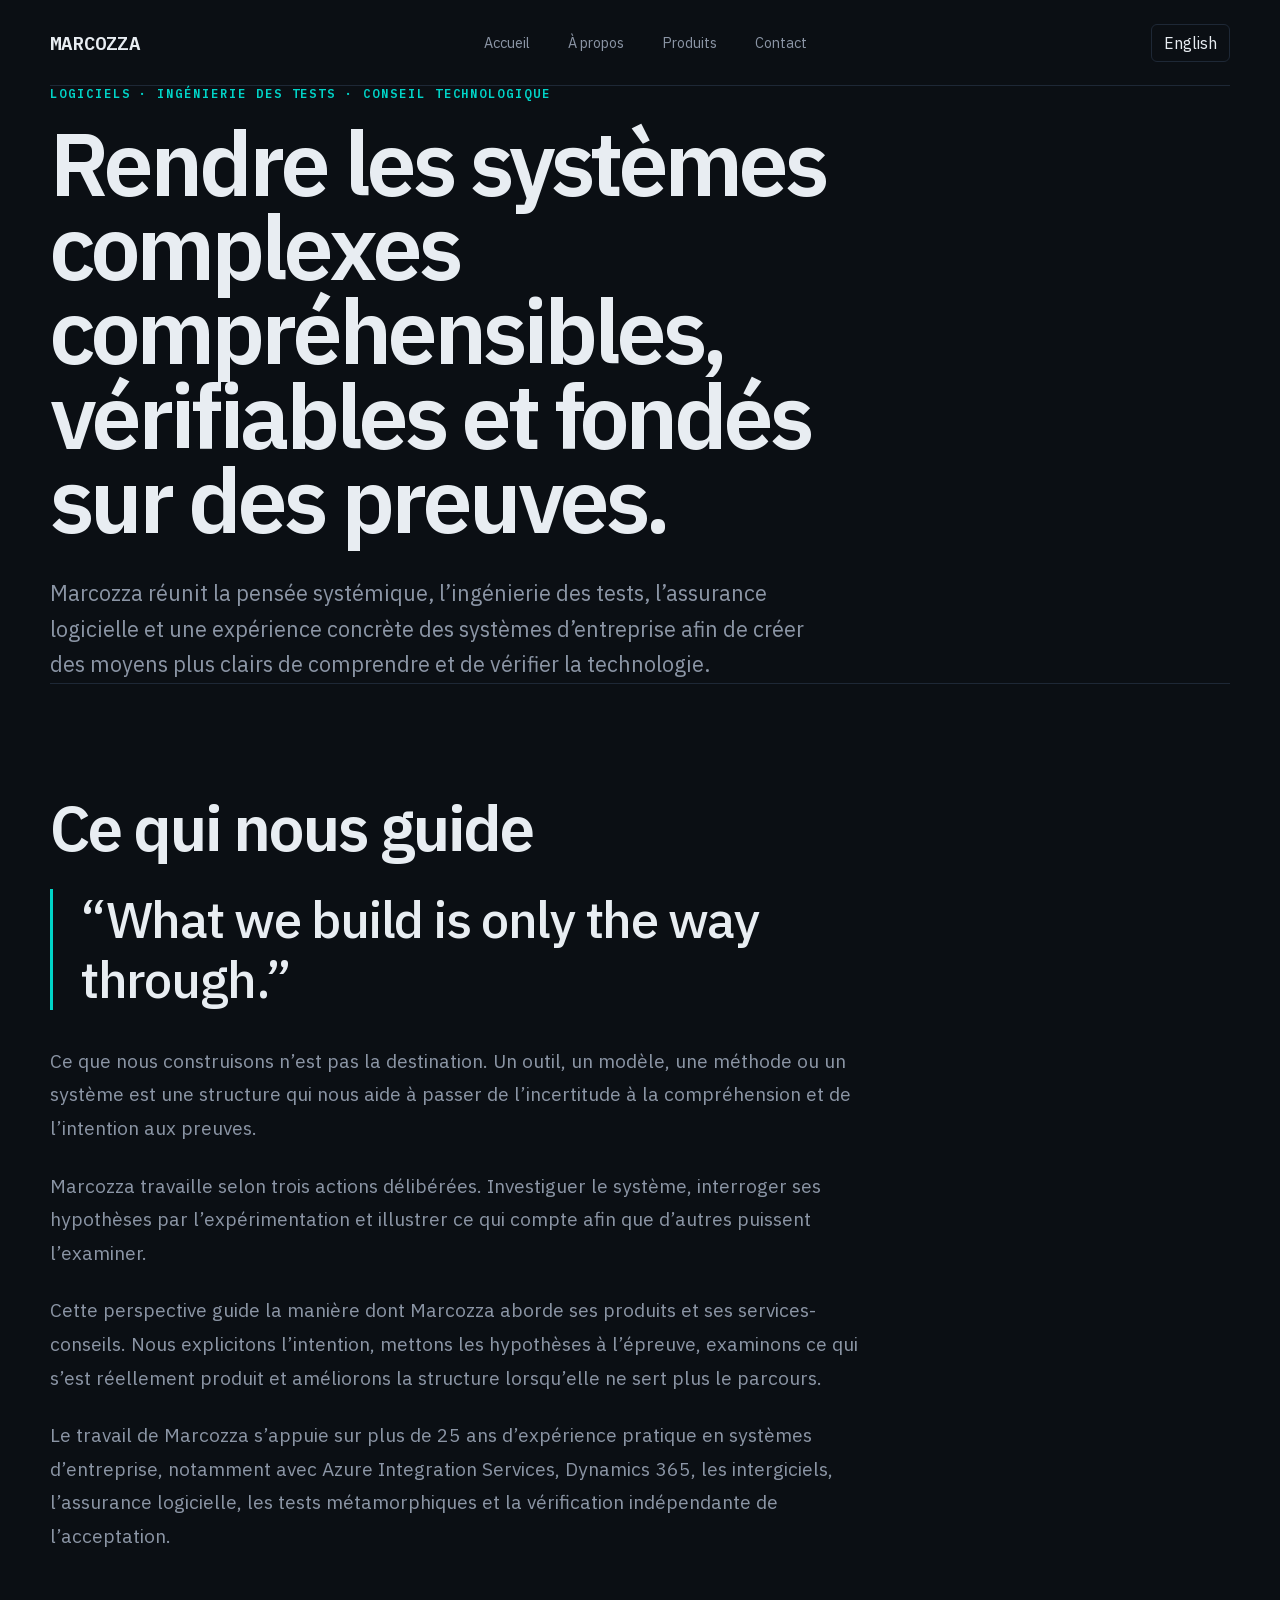
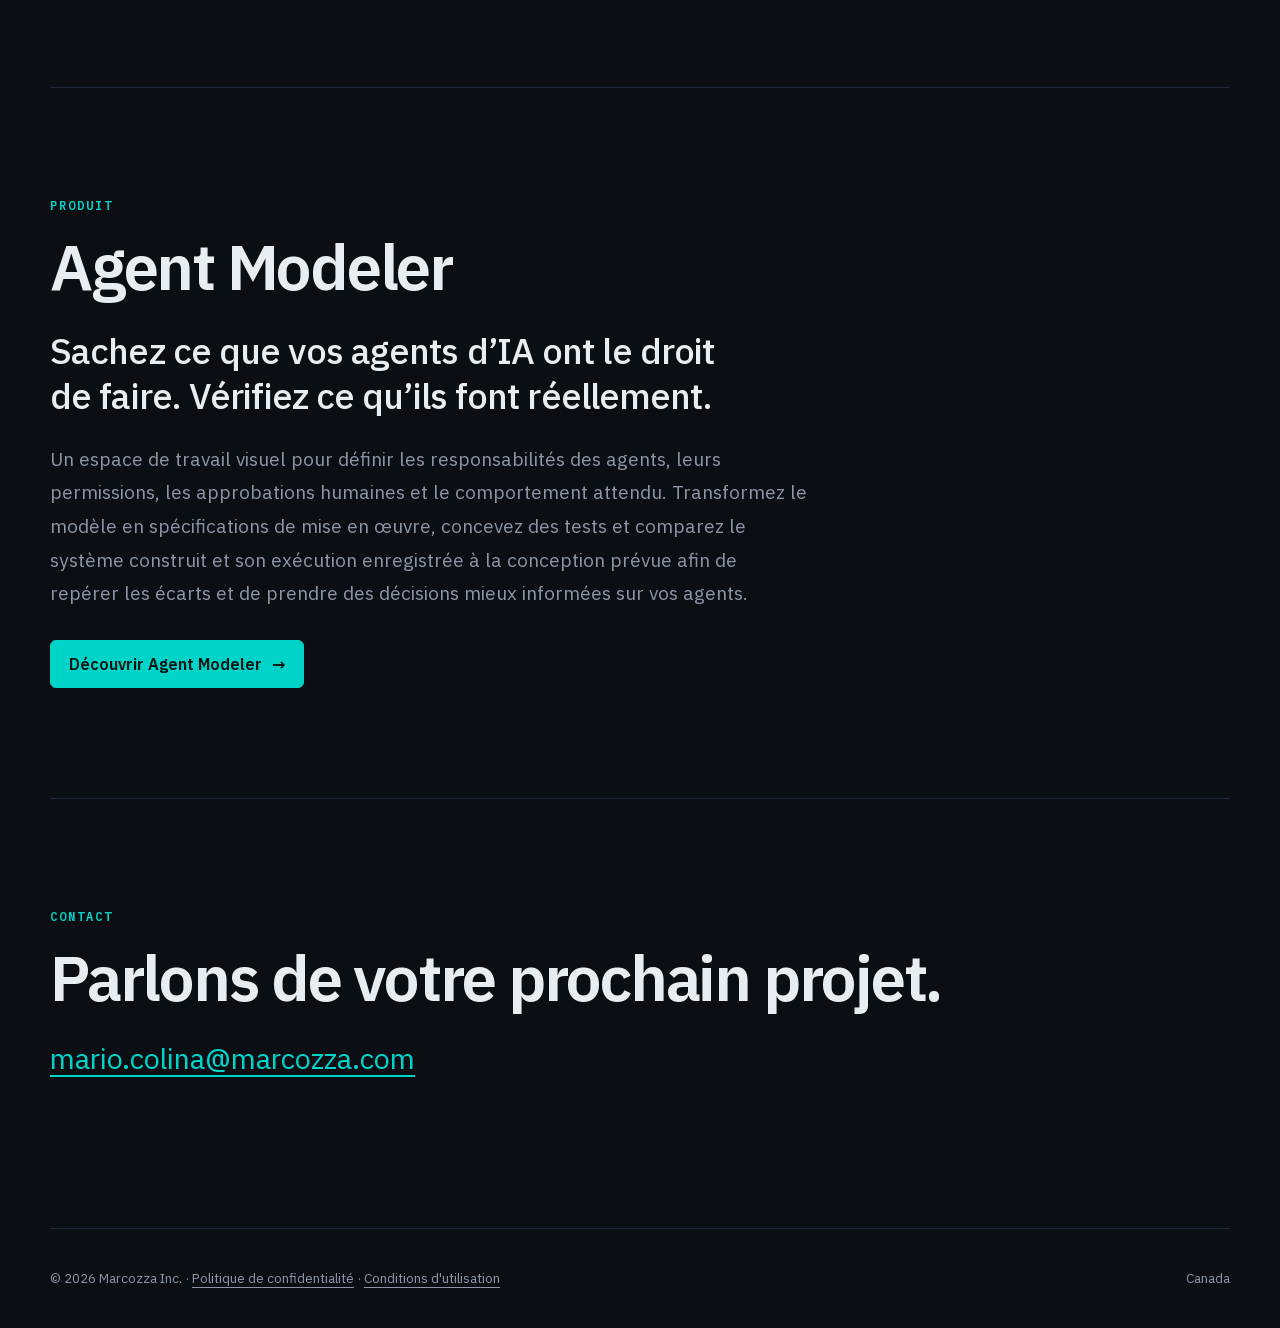
<file: index.html>
<!doctype html>
<html lang="fr">
  <head>
    <meta charset="UTF-8" />
    <meta name="viewport" content="width=device-width, initial-scale=1" />
    <meta name="description" content="Marcozza est une entreprise logicielle indépendante qui applique la pensée systémique, l’ingénierie des tests et l’assurance logicielle aux systèmes technologiques complexes." />
    <meta name="theme-color" content="#0b0f14" />
    <meta property="og:title" content="Marcozza Inc. | Développement de produits logiciels et services-conseils technologiques" />
    <meta property="og:description" content="Rendre les systèmes complexes compréhensibles, vérifiables et fondés sur des preuves." />
    <meta property="og:type" content="website" />
    <meta property="og:url" content="https://marcozza.com/" />
    <link rel="canonical" href="https://marcozza.com/" />
    <link rel="alternate" hreflang="fr" href="https://marcozza.com/" />
    <link rel="alternate" hreflang="en" href="https://marcozza.com/en.html" />
    <link rel="alternate" hreflang="x-default" href="https://marcozza.com/" />
    <link rel="stylesheet" href="fonts/fonts.css" />
    <link rel="stylesheet" href="styles.css?v=ec8148b370d4" />
    <title>Marcozza Inc. | Développement de produits logiciels et services-conseils technologiques</title>
  </head>
  <body>
    <a class="skip-link" href="#contenu">Aller au contenu</a>
    <header class="site-header">
      <a class="wordmark" href="/" aria-label="Accueil Marcozza">MARCOZZA</a>
      <nav class="site-nav" aria-label="Navigation principale">
        <a href="#accueil">Accueil</a>
        <a href="#apropos">À propos</a>
        <a href="#produits">Produits</a>
        <a href="#contact">Contact</a>
      </nav>
      <a class="language-link" href="en.html" lang="en" hreflang="en">English</a>
    </header>
    <main id="contenu">
      <section class="hero" id="accueil">
        <p class="eyebrow">Logiciels · ingénierie des tests · conseil technologique</p>
        <h1>Rendre les systèmes complexes compréhensibles, vérifiables et fondés sur des preuves.</h1>
        <p class="hero-copy">Marcozza réunit la pensée systémique, l’ingénierie des tests, l’assurance logicielle et une expérience concrète des systèmes d’entreprise afin de créer des moyens plus clairs de comprendre et de vérifier la technologie.</p>
      </section>
      <section class="profile" aria-labelledby="apropos">
        <div class="profile-copy">
          <h2 id="apropos">Ce qui nous guide</h2>
          <blockquote class="philosophy"><p lang="en">“What we build is only the way through.”</p></blockquote>
          <p>Ce que nous construisons n’est pas la destination. Un outil, un modèle, une méthode ou un système est une structure qui nous aide à passer de l’incertitude à la compréhension et de l’intention aux preuves.</p>
          <p>Marcozza travaille selon trois actions délibérées. Investiguer le système, interroger ses hypothèses par l’expérimentation et illustrer ce qui compte afin que d’autres puissent l’examiner.</p>
          <p>Cette perspective guide la manière dont Marcozza aborde ses produits et ses services-conseils. Nous explicitons l’intention, mettons les hypothèses à l’épreuve, examinons ce qui s’est réellement produit et améliorons la structure lorsqu’elle ne sert plus le parcours.</p>
          <p>Le travail de Marcozza s’appuie sur plus de 25 ans d’expérience pratique en systèmes d’entreprise, notamment avec Azure Integration Services, Dynamics 365, les intergiciels, l’assurance logicielle, les tests métamorphiques et la vérification indépendante de l’acceptation.</p>
        </div>
      </section>
      <section class="products" id="produits" aria-labelledby="titre-produits">
        <article class="product-card">
          <p class="eyebrow">Produit</p>
          <h2 id="titre-produits">Agent Modeler</h2>
          <h3 class="product-promise">Sachez ce que vos agents d’IA ont le droit de faire. Vérifiez ce qu’ils font réellement.</h3>
          <p>Un espace de travail visuel pour définir les responsabilités des agents, leurs permissions, les approbations humaines et le comportement attendu. Transformez le modèle en spécifications de mise en œuvre, concevez des tests et comparez le système construit et son exécution enregistrée à la conception prévue afin de repérer les écarts et de prendre des décisions mieux informées sur vos agents.</p>
          <a class="product-link" href="https://agentmodeler.com/fr/">Découvrir Agent Modeler <span aria-hidden="true">→</span></a>
        </article>
      </section>
      <section class="contact" aria-labelledby="contact">
        <div>
          <p class="eyebrow">Contact</p>
          <h2 id="contact">Parlons de votre prochain projet.</h2>
          <a class="email" href="mailto:mario.colina@marcozza.com">mario.colina@marcozza.com</a>
        </div>
      </section>
    </main>
    <footer>
      <span>© <span id="year">2026</span> Marcozza Inc. · <a href="confidentialite.html">Politique de confidentialité</a> · <a href="conditions.html">Conditions d'utilisation</a></span>
      <span>Canada</span>
    </footer>
    <script src="site.js"></script>
  </body>
</html>
</file>
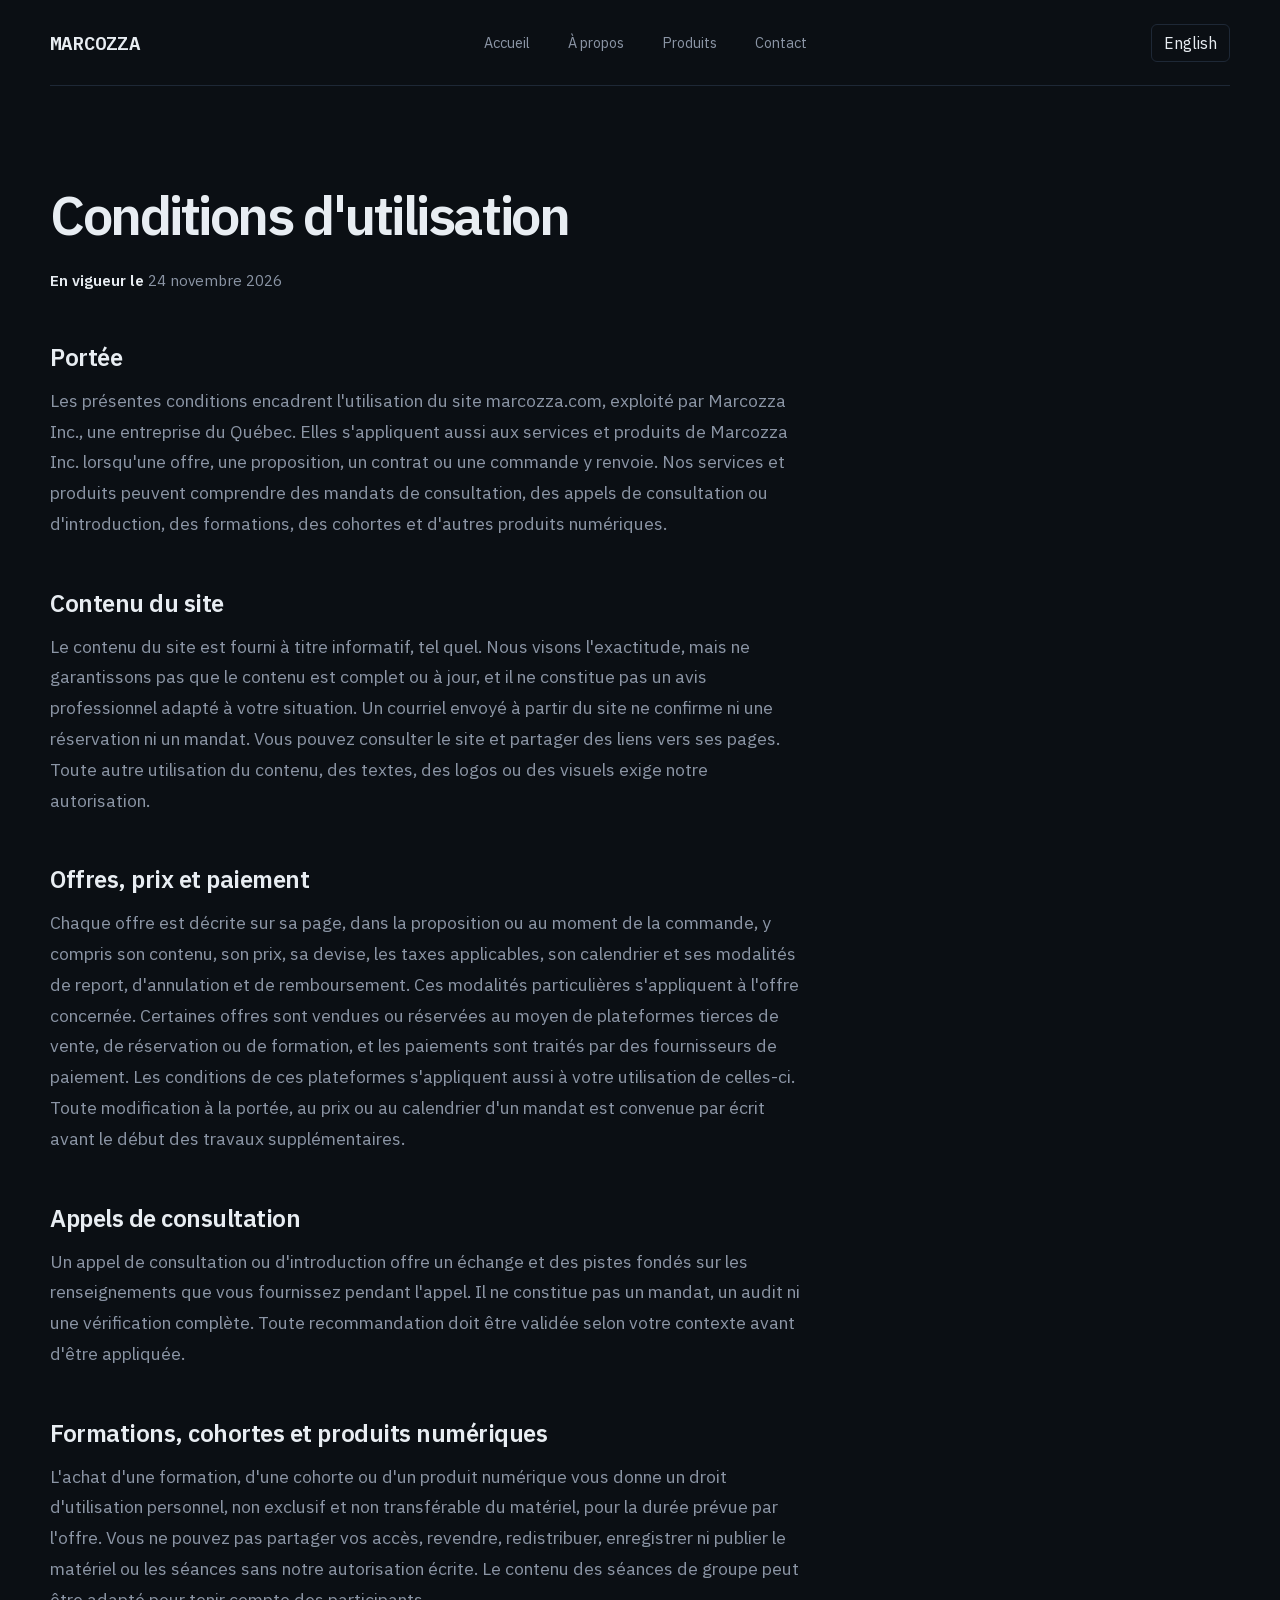
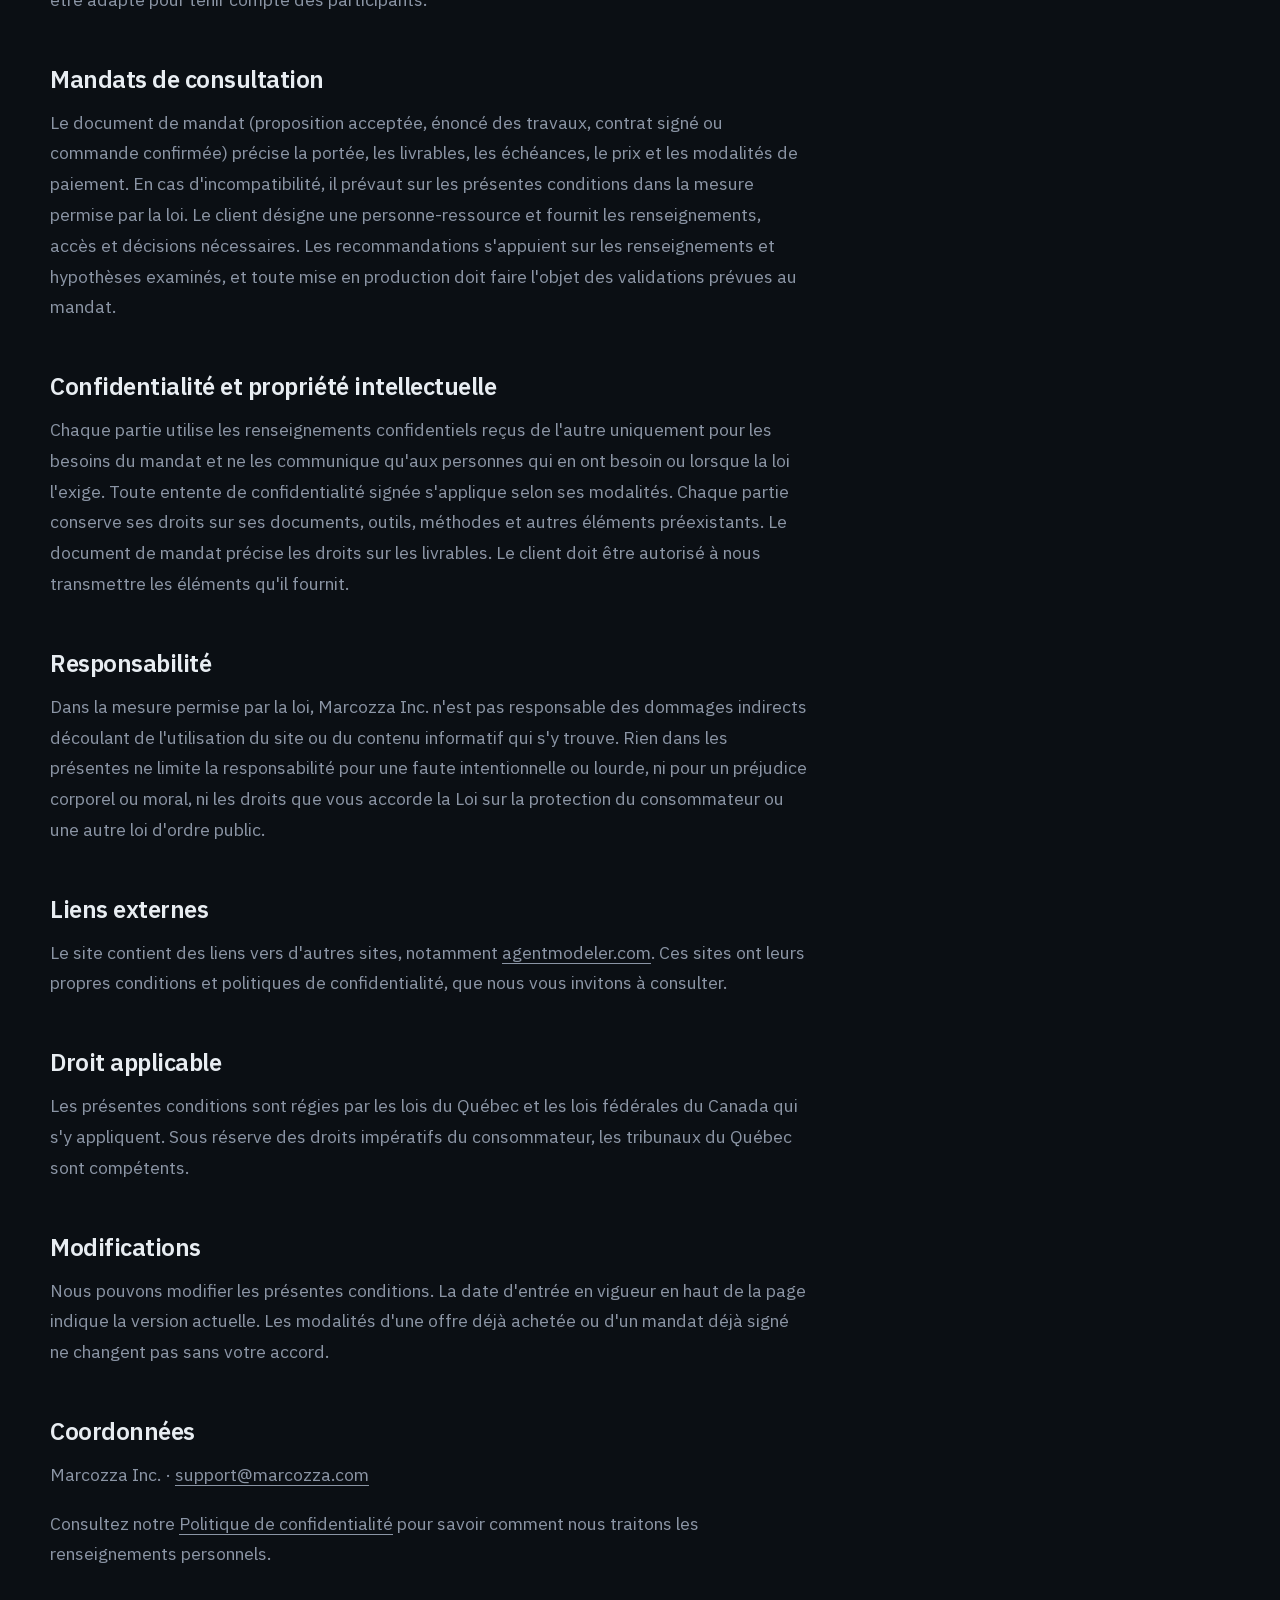
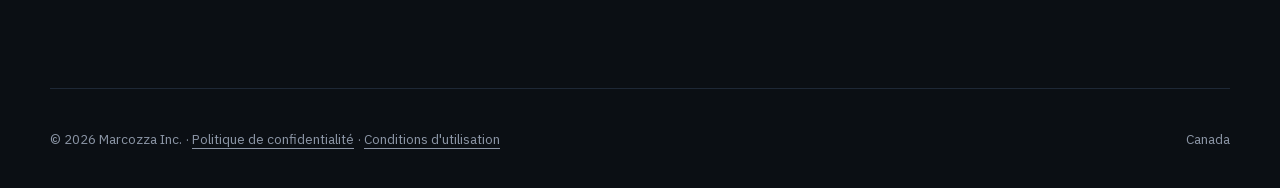
<file: conditions.html>
<!doctype html>
<html lang="fr">
  <head>
    <meta charset="UTF-8" />
    <meta name="viewport" content="width=device-width, initial-scale=1" />
    <meta name="description" content="Conditions d'utilisation du site marcozza.com et des services et produits de Marcozza Inc." />
    <meta name="theme-color" content="#0b0f14" />
    <meta property="og:title" content="Marcozza Inc. | Conditions d'utilisation" />
    <meta property="og:description" content="Conditions d'utilisation du site marcozza.com et des services et produits de Marcozza Inc." />
    <meta property="og:type" content="website" />
    <meta property="og:url" content="https://marcozza.com/conditions.html" />
    <link rel="canonical" href="https://marcozza.com/conditions.html" />
    <link rel="alternate" hreflang="fr" href="https://marcozza.com/conditions.html" />
    <link rel="alternate" hreflang="en" href="https://marcozza.com/terms.html" />
    <link rel="alternate" hreflang="x-default" href="https://marcozza.com/conditions.html" />
    <link rel="stylesheet" href="fonts/fonts.css" />
    <link rel="stylesheet" href="styles.css?v=ec8148b370d4" />
    <title>Marcozza Inc. | Conditions d'utilisation</title>
  </head>
  <body>
    <a class="skip-link" href="#contenu">Aller au contenu</a>
    <header class="site-header">
      <a class="wordmark" href="/" aria-label="Accueil Marcozza">MARCOZZA</a>
      <nav class="site-nav" aria-label="Navigation principale">
        <a href="index.html#accueil">Accueil</a>
        <a href="index.html#apropos">À propos</a>
        <a href="index.html#produits">Produits</a>
        <a href="index.html#contact">Contact</a>
      </nav>
      <a class="language-link" href="terms.html" lang="en" hreflang="en">English</a>
    </header>
    <main id="contenu">
      <article class="legal">
        <h1>Conditions d'utilisation</h1>
        <p class="legal-effective"><strong>En vigueur le</strong> 24 novembre 2026</p>

        <h2>Portée</h2>
        <p>Les présentes conditions encadrent l'utilisation du site marcozza.com, exploité par Marcozza Inc., une entreprise du Québec. Elles s'appliquent aussi aux services et produits de Marcozza Inc. lorsqu'une offre, une proposition, un contrat ou une commande y renvoie. Nos services et produits peuvent comprendre des mandats de consultation, des appels de consultation ou d'introduction, des formations, des cohortes et d'autres produits numériques.</p>

        <h2>Contenu du site</h2>
        <p>Le contenu du site est fourni à titre informatif, tel quel. Nous visons l'exactitude, mais ne garantissons pas que le contenu est complet ou à jour, et il ne constitue pas un avis professionnel adapté à votre situation. Un courriel envoyé à partir du site ne confirme ni une réservation ni un mandat. Vous pouvez consulter le site et partager des liens vers ses pages. Toute autre utilisation du contenu, des textes, des logos ou des visuels exige notre autorisation.</p>

        <h2>Offres, prix et paiement</h2>
        <p>Chaque offre est décrite sur sa page, dans la proposition ou au moment de la commande, y compris son contenu, son prix, sa devise, les taxes applicables, son calendrier et ses modalités de report, d'annulation et de remboursement. Ces modalités particulières s'appliquent à l'offre concernée. Certaines offres sont vendues ou réservées au moyen de plateformes tierces de vente, de réservation ou de formation, et les paiements sont traités par des fournisseurs de paiement. Les conditions de ces plateformes s'appliquent aussi à votre utilisation de celles-ci. Toute modification à la portée, au prix ou au calendrier d'un mandat est convenue par écrit avant le début des travaux supplémentaires.</p>

        <h2>Appels de consultation</h2>
        <p>Un appel de consultation ou d'introduction offre un échange et des pistes fondés sur les renseignements que vous fournissez pendant l'appel. Il ne constitue pas un mandat, un audit ni une vérification complète. Toute recommandation doit être validée selon votre contexte avant d'être appliquée.</p>

        <h2>Formations, cohortes et produits numériques</h2>
        <p>L'achat d'une formation, d'une cohorte ou d'un produit numérique vous donne un droit d'utilisation personnel, non exclusif et non transférable du matériel, pour la durée prévue par l'offre. Vous ne pouvez pas partager vos accès, revendre, redistribuer, enregistrer ni publier le matériel ou les séances sans notre autorisation écrite. Le contenu des séances de groupe peut être adapté pour tenir compte des participants.</p>

        <h2>Mandats de consultation</h2>
        <p>Le document de mandat (proposition acceptée, énoncé des travaux, contrat signé ou commande confirmée) précise la portée, les livrables, les échéances, le prix et les modalités de paiement. En cas d'incompatibilité, il prévaut sur les présentes conditions dans la mesure permise par la loi. Le client désigne une personne-ressource et fournit les renseignements, accès et décisions nécessaires. Les recommandations s'appuient sur les renseignements et hypothèses examinés, et toute mise en production doit faire l'objet des validations prévues au mandat.</p>

        <h2>Confidentialité et propriété intellectuelle</h2>
        <p>Chaque partie utilise les renseignements confidentiels reçus de l'autre uniquement pour les besoins du mandat et ne les communique qu'aux personnes qui en ont besoin ou lorsque la loi l'exige. Toute entente de confidentialité signée s'applique selon ses modalités. Chaque partie conserve ses droits sur ses documents, outils, méthodes et autres éléments préexistants. Le document de mandat précise les droits sur les livrables. Le client doit être autorisé à nous transmettre les éléments qu'il fournit.</p>

        <h2>Responsabilité</h2>
        <p>Dans la mesure permise par la loi, Marcozza Inc. n'est pas responsable des dommages indirects découlant de l'utilisation du site ou du contenu informatif qui s'y trouve. Rien dans les présentes ne limite la responsabilité pour une faute intentionnelle ou lourde, ni pour un préjudice corporel ou moral, ni les droits que vous accorde la Loi sur la protection du consommateur ou une autre loi d'ordre public.</p>

        <h2>Liens externes</h2>
        <p>Le site contient des liens vers d'autres sites, notamment <a href="https://agentmodeler.com/fr/">agentmodeler.com</a>. Ces sites ont leurs propres conditions et politiques de confidentialité, que nous vous invitons à consulter.</p>

        <h2>Droit applicable</h2>
        <p>Les présentes conditions sont régies par les lois du Québec et les lois fédérales du Canada qui s'y appliquent. Sous réserve des droits impératifs du consommateur, les tribunaux du Québec sont compétents.</p>

        <h2>Modifications</h2>
        <p>Nous pouvons modifier les présentes conditions. La date d'entrée en vigueur en haut de la page indique la version actuelle. Les modalités d'une offre déjà achetée ou d'un mandat déjà signé ne changent pas sans votre accord.</p>

        <h2>Coordonnées</h2>
        <p>Marcozza Inc. · <a href="mailto:support@marcozza.com">support@marcozza.com</a></p>

        <p>Consultez notre <a href="confidentialite.html">Politique de confidentialité</a> pour savoir comment nous traitons les renseignements personnels.</p>
      </article>
    </main>
    <footer>
      <span>© <span id="year">2026</span> Marcozza Inc. · <a href="confidentialite.html">Politique de confidentialité</a> · <a href="conditions.html" aria-current="page">Conditions d'utilisation</a></span>
      <span>Canada</span>
    </footer>
    <script src="site.js"></script>
  </body>
</html>
</file>
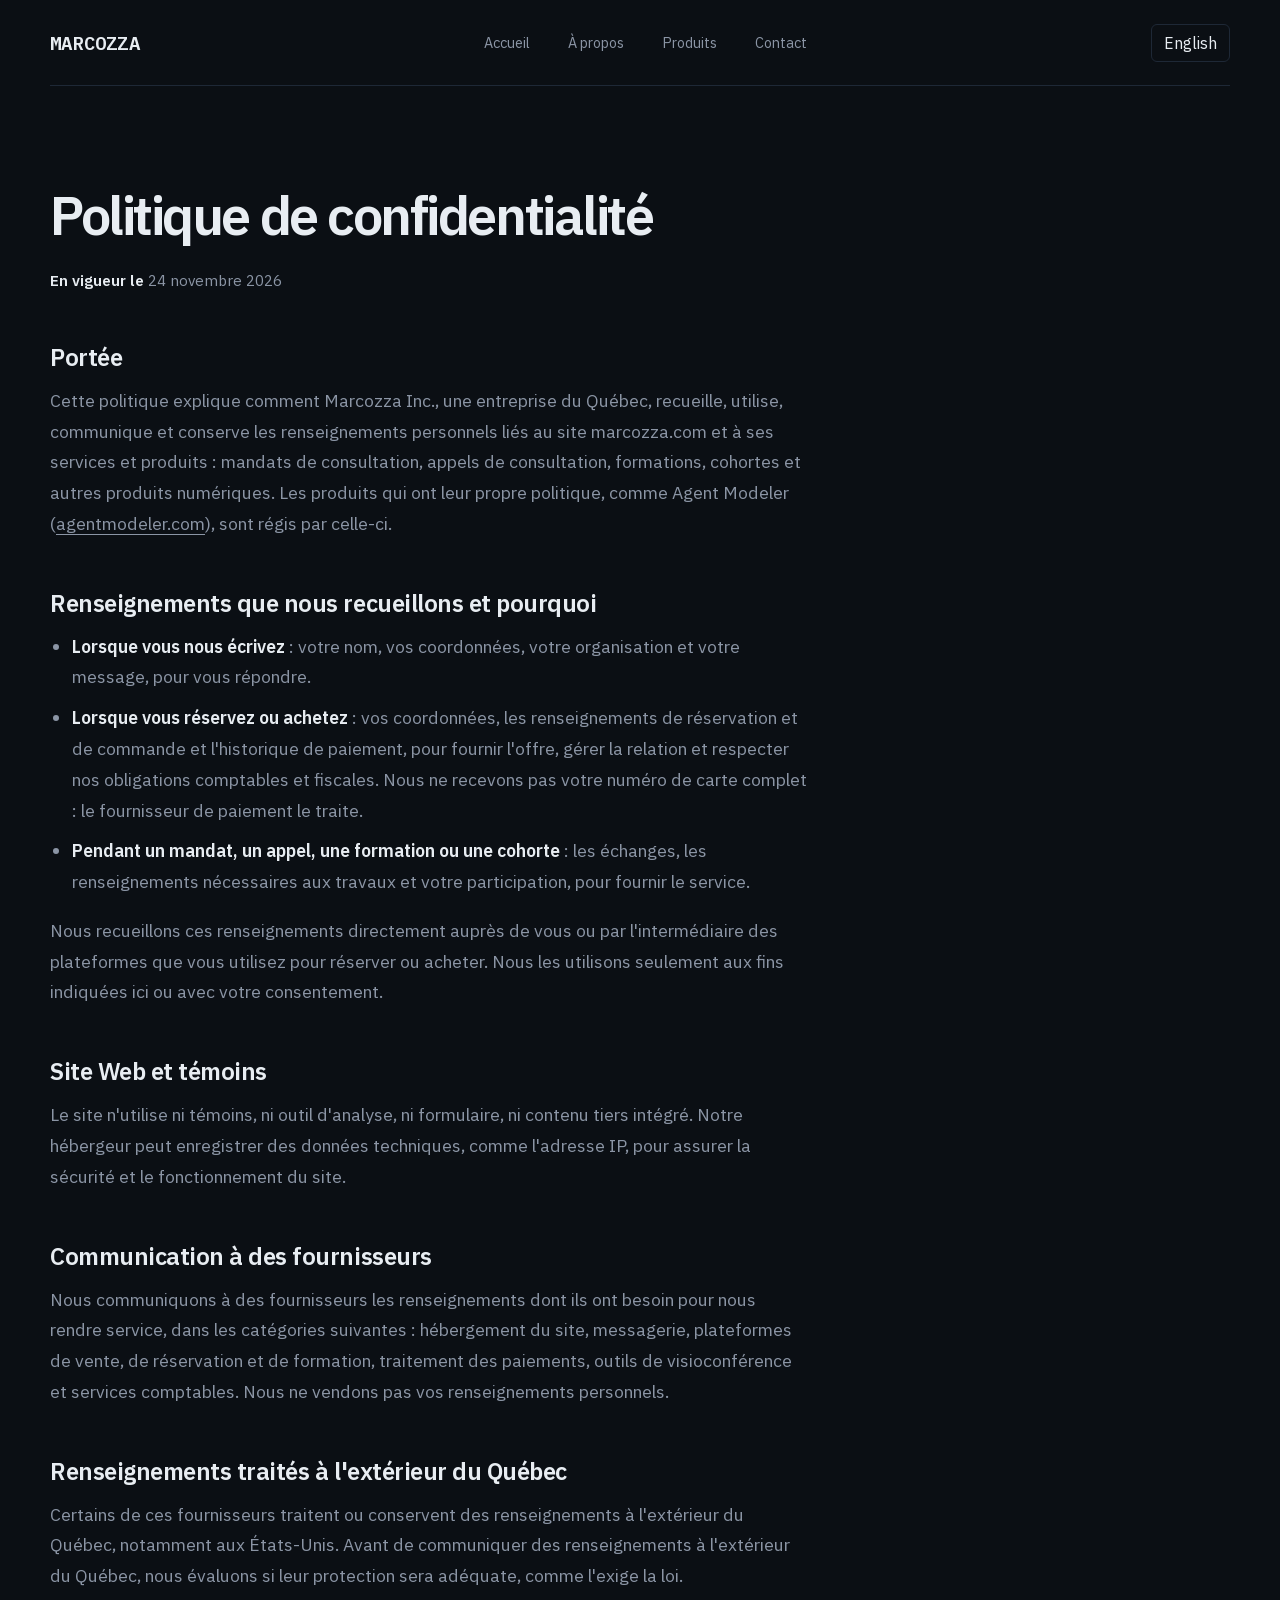
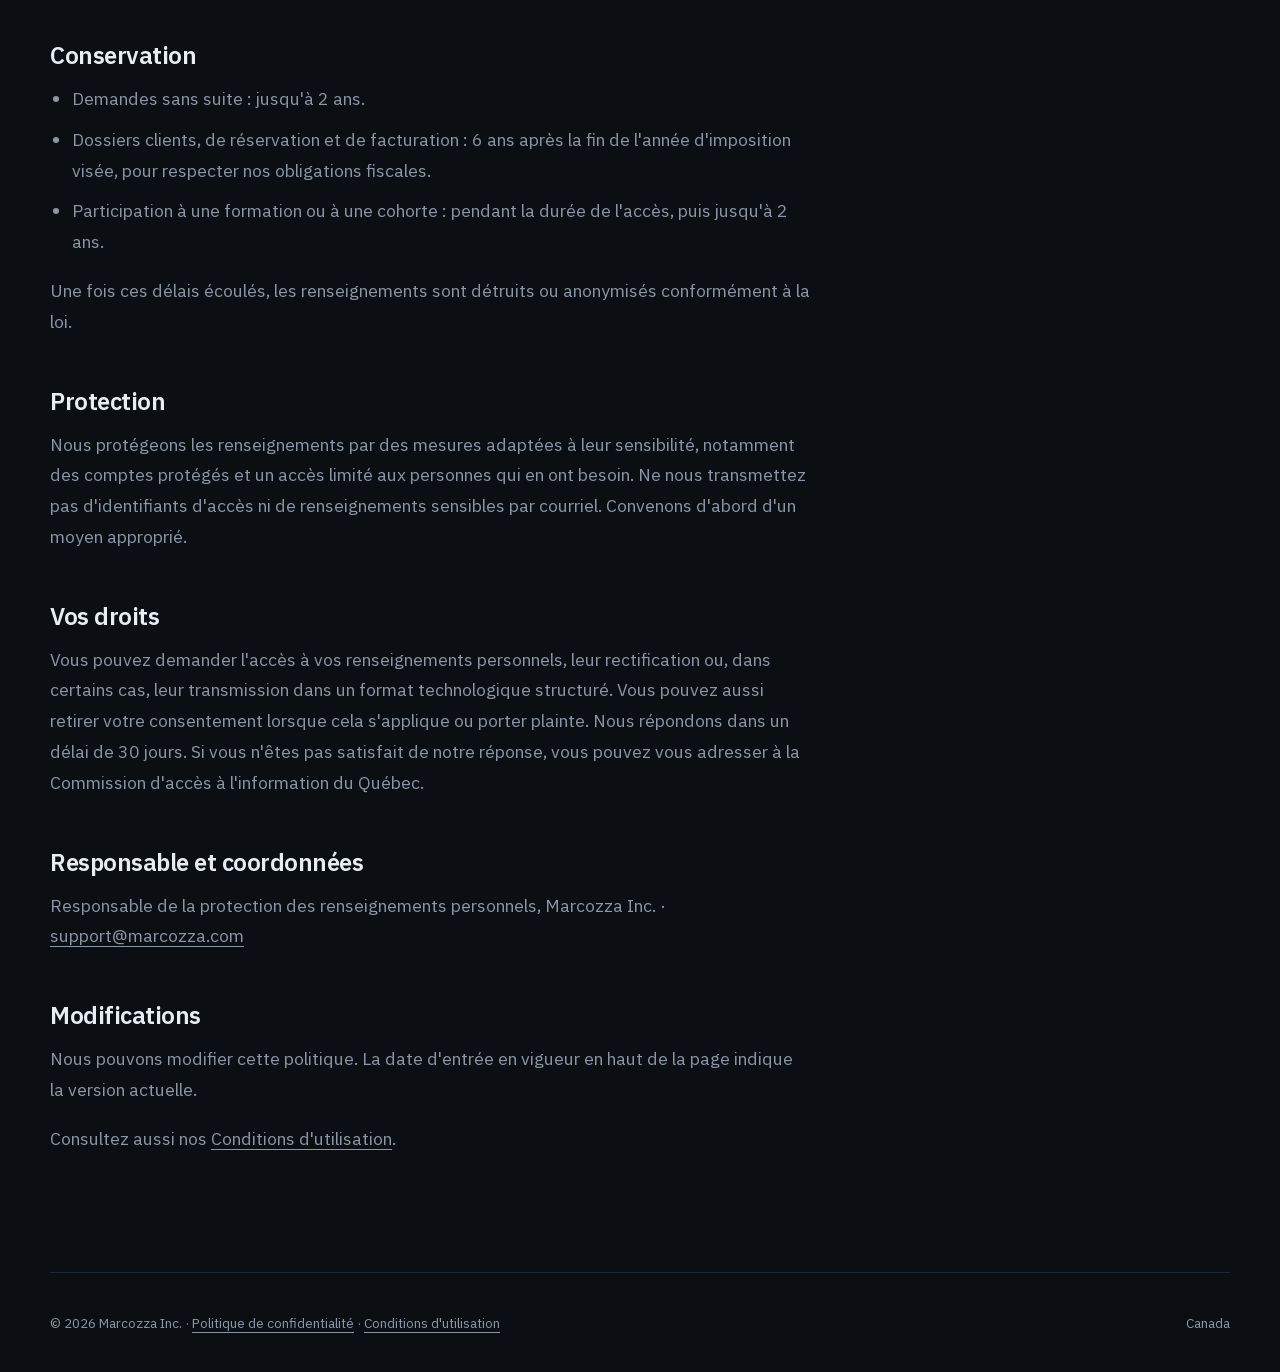
<file: confidentialite.html>
<!doctype html>
<html lang="fr">
  <head>
    <meta charset="UTF-8" />
    <meta name="viewport" content="width=device-width, initial-scale=1" />
    <meta name="description" content="Politique de confidentialité de Marcozza Inc. : comment nous traitons les renseignements personnels liés au site marcozza.com et à nos services et produits." />
    <meta name="theme-color" content="#0b0f14" />
    <meta property="og:title" content="Marcozza Inc. | Politique de confidentialité" />
    <meta property="og:description" content="Politique de confidentialité de Marcozza Inc. : comment nous traitons les renseignements personnels liés au site marcozza.com et à nos services et produits." />
    <meta property="og:type" content="website" />
    <meta property="og:url" content="https://marcozza.com/confidentialite.html" />
    <link rel="canonical" href="https://marcozza.com/confidentialite.html" />
    <link rel="alternate" hreflang="fr" href="https://marcozza.com/confidentialite.html" />
    <link rel="alternate" hreflang="en" href="https://marcozza.com/privacy.html" />
    <link rel="alternate" hreflang="x-default" href="https://marcozza.com/confidentialite.html" />
    <link rel="stylesheet" href="fonts/fonts.css" />
    <link rel="stylesheet" href="styles.css?v=ec8148b370d4" />
    <title>Marcozza Inc. | Politique de confidentialité</title>
  </head>
  <body>
    <a class="skip-link" href="#contenu">Aller au contenu</a>
    <header class="site-header">
      <a class="wordmark" href="/" aria-label="Accueil Marcozza">MARCOZZA</a>
      <nav class="site-nav" aria-label="Navigation principale">
        <a href="index.html#accueil">Accueil</a>
        <a href="index.html#apropos">À propos</a>
        <a href="index.html#produits">Produits</a>
        <a href="index.html#contact">Contact</a>
      </nav>
      <a class="language-link" href="privacy.html" lang="en" hreflang="en">English</a>
    </header>
    <main id="contenu">
      <article class="legal">
        <h1>Politique de confidentialité</h1>
        <p class="legal-effective"><strong>En vigueur le</strong> 24 novembre 2026</p>

        <h2>Portée</h2>
        <p>Cette politique explique comment Marcozza Inc., une entreprise du Québec, recueille, utilise, communique et conserve les renseignements personnels liés au site marcozza.com et à ses services et produits : mandats de consultation, appels de consultation, formations, cohortes et autres produits numériques. Les produits qui ont leur propre politique, comme Agent Modeler (<a href="https://agentmodeler.com/fr/">agentmodeler.com</a>), sont régis par celle-ci.</p>

        <h2>Renseignements que nous recueillons et pourquoi</h2>
        <ul>
          <li><strong>Lorsque vous nous écrivez</strong> : votre nom, vos coordonnées, votre organisation et votre message, pour vous répondre.</li>
          <li><strong>Lorsque vous réservez ou achetez</strong> : vos coordonnées, les renseignements de réservation et de commande et l'historique de paiement, pour fournir l'offre, gérer la relation et respecter nos obligations comptables et fiscales. Nous ne recevons pas votre numéro de carte complet : le fournisseur de paiement le traite.</li>
          <li><strong>Pendant un mandat, un appel, une formation ou une cohorte</strong> : les échanges, les renseignements nécessaires aux travaux et votre participation, pour fournir le service.</li>
        </ul>

        <p>Nous recueillons ces renseignements directement auprès de vous ou par l'intermédiaire des plateformes que vous utilisez pour réserver ou acheter. Nous les utilisons seulement aux fins indiquées ici ou avec votre consentement.</p>

        <h2>Site Web et témoins</h2>
        <p>Le site n'utilise ni témoins, ni outil d'analyse, ni formulaire, ni contenu tiers intégré. Notre hébergeur peut enregistrer des données techniques, comme l'adresse IP, pour assurer la sécurité et le fonctionnement du site.</p>

        <h2>Communication à des fournisseurs</h2>
        <p>Nous communiquons à des fournisseurs les renseignements dont ils ont besoin pour nous rendre service, dans les catégories suivantes : hébergement du site, messagerie, plateformes de vente, de réservation et de formation, traitement des paiements, outils de visioconférence et services comptables. Nous ne vendons pas vos renseignements personnels.</p>

        <h2>Renseignements traités à l'extérieur du Québec</h2>
        <p>Certains de ces fournisseurs traitent ou conservent des renseignements à l'extérieur du Québec, notamment aux États-Unis. Avant de communiquer des renseignements à l'extérieur du Québec, nous évaluons si leur protection sera adéquate, comme l'exige la loi.</p>

        <h2>Conservation</h2>
        <ul>
          <li>Demandes sans suite : jusqu'à 2 ans.</li>
          <li>Dossiers clients, de réservation et de facturation : 6 ans après la fin de l'année d'imposition visée, pour respecter nos obligations fiscales.</li>
          <li>Participation à une formation ou à une cohorte : pendant la durée de l'accès, puis jusqu'à 2 ans.</li>
        </ul>

        <p>Une fois ces délais écoulés, les renseignements sont détruits ou anonymisés conformément à la loi.</p>

        <h2>Protection</h2>
        <p>Nous protégeons les renseignements par des mesures adaptées à leur sensibilité, notamment des comptes protégés et un accès limité aux personnes qui en ont besoin. Ne nous transmettez pas d'identifiants d'accès ni de renseignements sensibles par courriel. Convenons d'abord d'un moyen approprié.</p>

        <h2>Vos droits</h2>
        <p>Vous pouvez demander l'accès à vos renseignements personnels, leur rectification ou, dans certains cas, leur transmission dans un format technologique structuré. Vous pouvez aussi retirer votre consentement lorsque cela s'applique ou porter plainte. Nous répondons dans un délai de 30 jours. Si vous n'êtes pas satisfait de notre réponse, vous pouvez vous adresser à la Commission d'accès à l'information du Québec.</p>

        <h2>Responsable et coordonnées</h2>
        <p>Responsable de la protection des renseignements personnels, Marcozza Inc. · <a href="mailto:support@marcozza.com">support@marcozza.com</a></p>

        <h2>Modifications</h2>
        <p>Nous pouvons modifier cette politique. La date d'entrée en vigueur en haut de la page indique la version actuelle.</p>

        <p>Consultez aussi nos <a href="conditions.html">Conditions d'utilisation</a>.</p>
      </article>
    </main>
    <footer>
      <span>© <span id="year">2026</span> Marcozza Inc. · <a href="confidentialite.html" aria-current="page">Politique de confidentialité</a> · <a href="conditions.html">Conditions d'utilisation</a></span>
      <span>Canada</span>
    </footer>
    <script src="site.js"></script>
  </body>
</html>
</file>
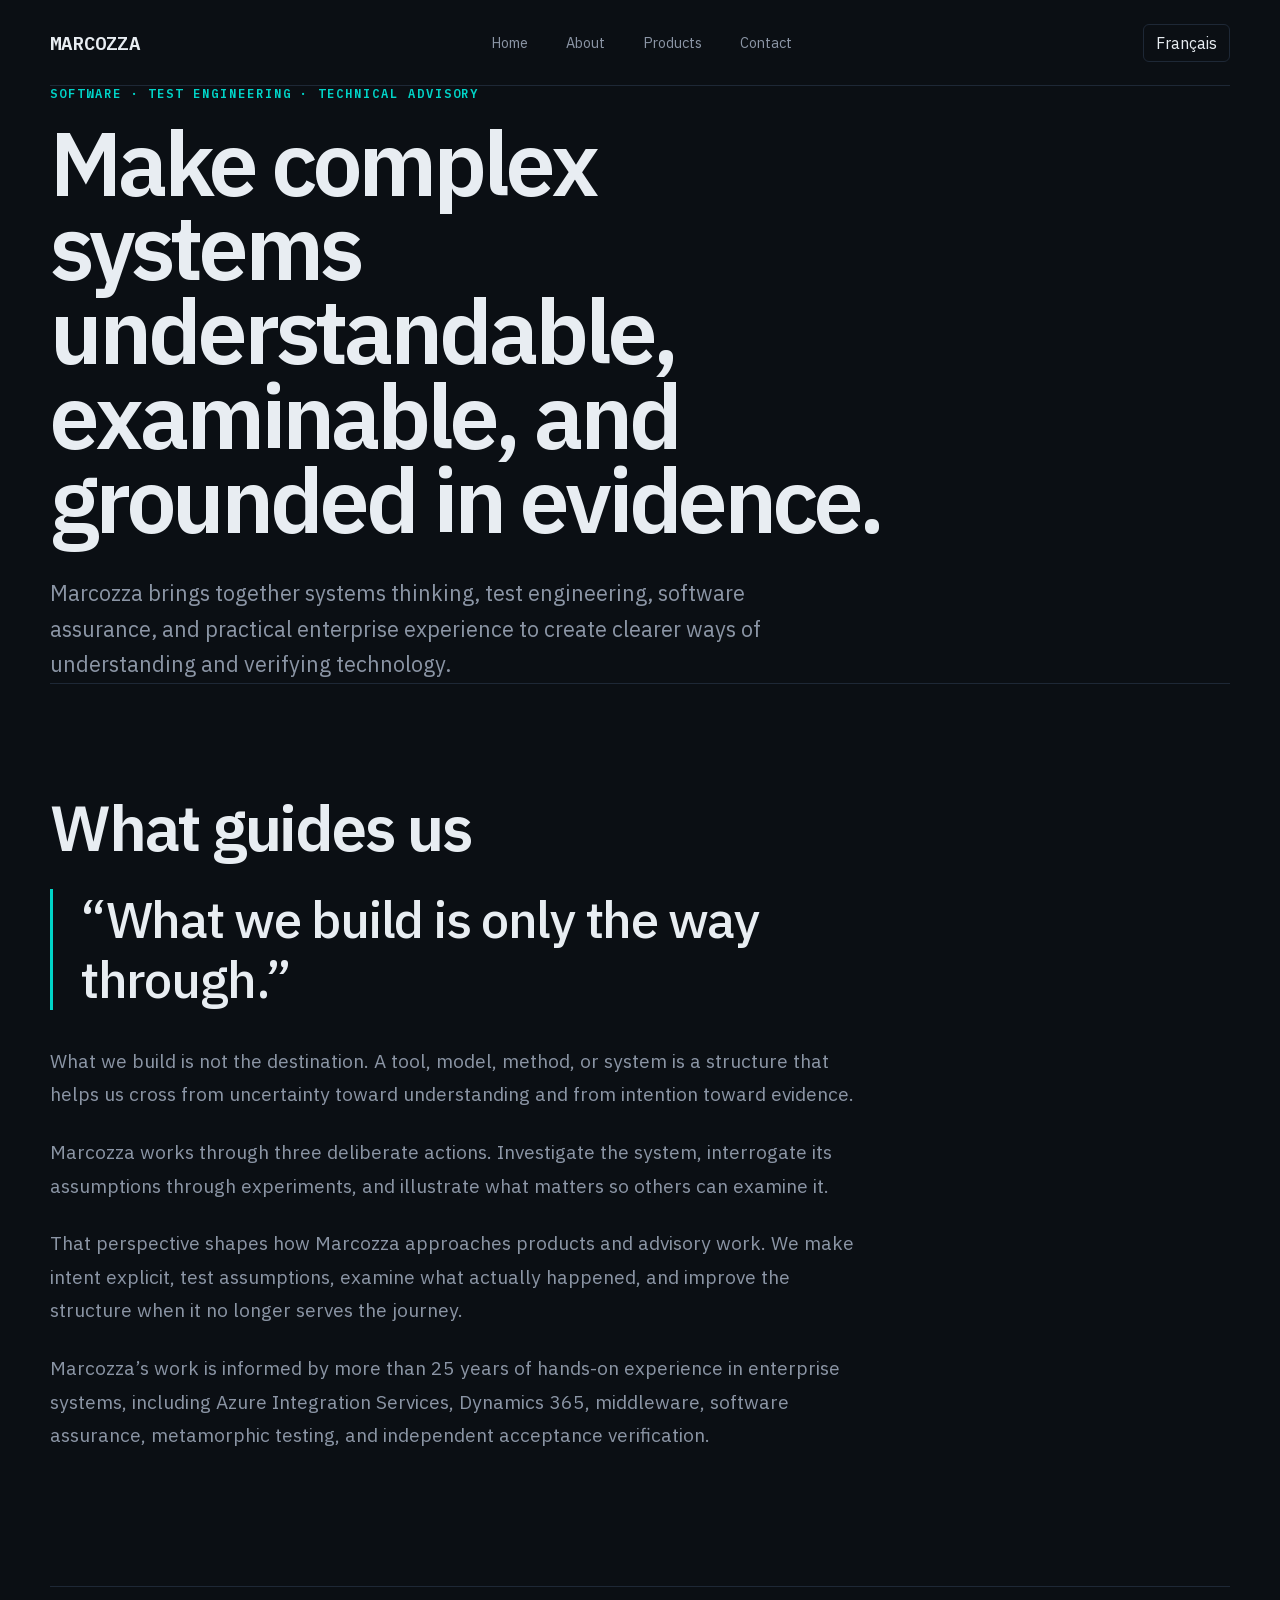
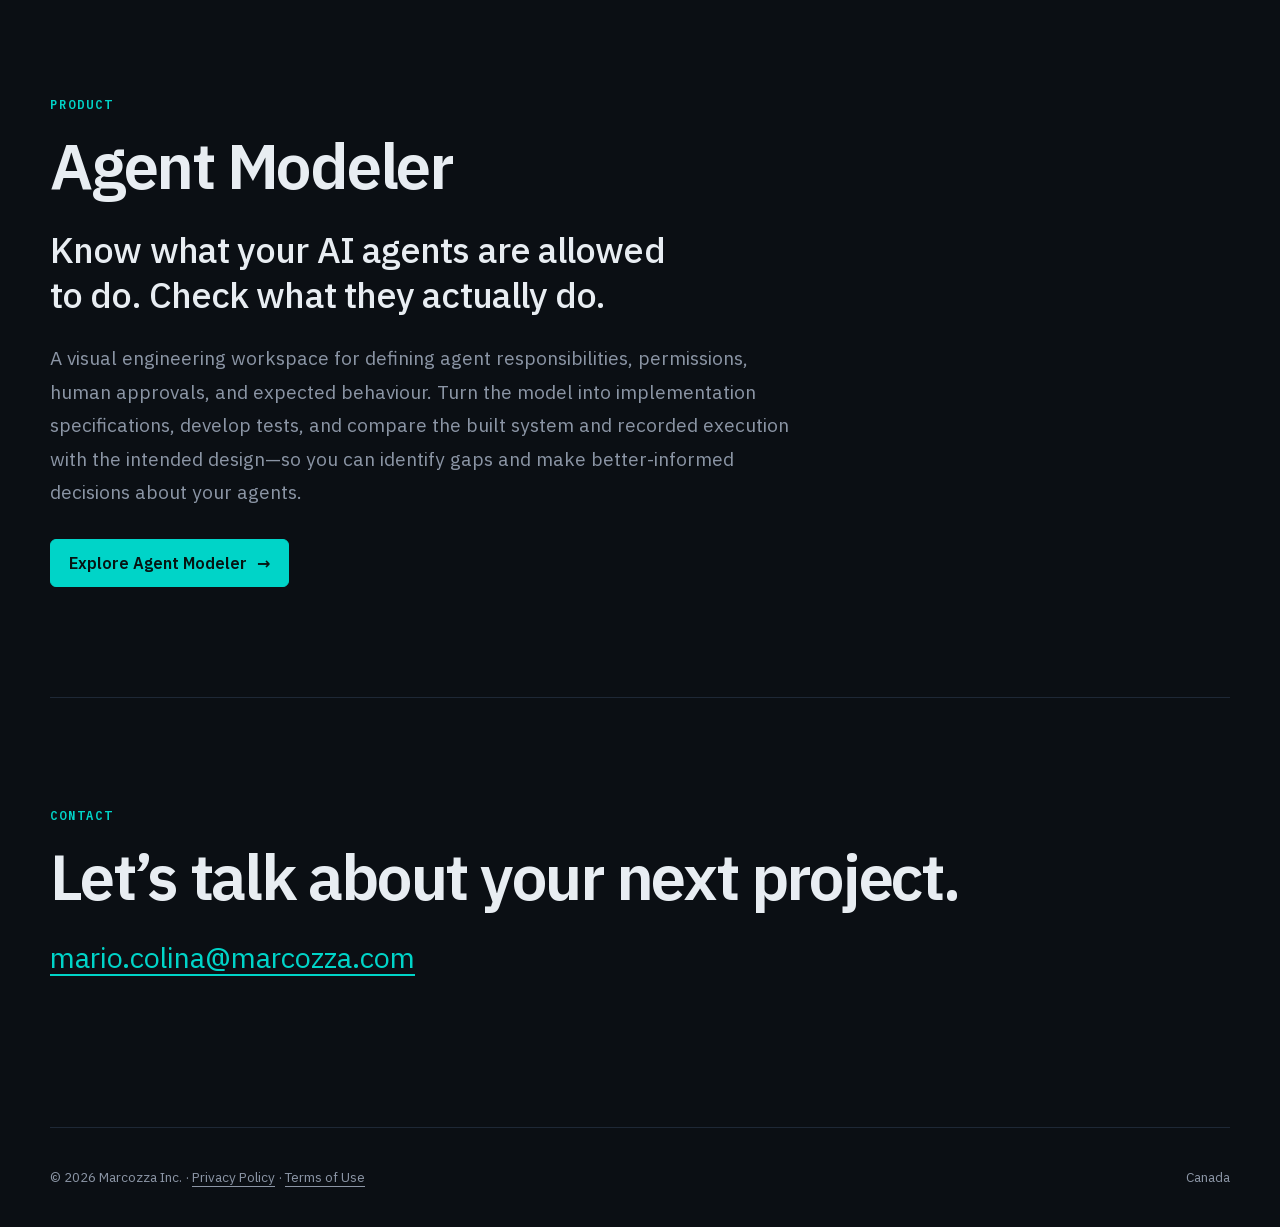
<file: en.html>
<!doctype html>
<html lang="en">
  <head>
    <meta charset="UTF-8" />
    <meta name="viewport" content="width=device-width, initial-scale=1" />
    <meta name="description" content="Marcozza is an independent software company bringing systems thinking, test engineering, and software assurance to complex technology systems." />
    <meta name="theme-color" content="#0b0f14" />
    <meta property="og:title" content="Marcozza Inc. | Software product development and technical advisory" />
    <meta property="og:description" content="Make complex systems understandable, examinable, and grounded in evidence." />
    <meta property="og:type" content="website" />
    <meta property="og:url" content="https://marcozza.com/en.html" />
    <link rel="canonical" href="https://marcozza.com/en.html" />
    <link rel="alternate" hreflang="fr" href="https://marcozza.com/" />
    <link rel="alternate" hreflang="en" href="https://marcozza.com/en.html" />
    <link rel="alternate" hreflang="x-default" href="https://marcozza.com/" />
    <link rel="stylesheet" href="fonts/fonts.css" />
    <link rel="stylesheet" href="styles.css?v=ec8148b370d4" />
    <title>Marcozza Inc. | Software product development and technical advisory</title>
  </head>
  <body>
    <a class="skip-link" href="#content">Skip to content</a>
    <header class="site-header">
      <a class="wordmark" href="/" aria-label="Marcozza home">MARCOZZA</a>
      <nav class="site-nav" aria-label="Main navigation">
        <a href="#home">Home</a>
        <a href="#about">About</a>
        <a href="#products">Products</a>
        <a href="#contact">Contact</a>
      </nav>
      <a class="language-link" href="index.html" lang="fr" hreflang="fr">Français</a>
    </header>
    <main id="content">
      <section class="hero" id="home">
        <p class="eyebrow">Software · test engineering · technical advisory</p>
        <h1>Make complex systems understandable, examinable, and grounded in evidence.</h1>
        <p class="hero-copy">Marcozza brings together systems thinking, test engineering, software assurance, and practical enterprise experience to create clearer ways of understanding and verifying technology.</p>
      </section>
      <section class="profile" aria-labelledby="about">
        <div class="profile-copy">
          <h2 id="about">What guides us</h2>
          <blockquote class="philosophy"><p>“What we build is only the way through.”</p></blockquote>
          <p>What we build is not the destination. A tool, model, method, or system is a structure that helps us cross from uncertainty toward understanding and from intention toward evidence.</p>
          <p>Marcozza works through three deliberate actions. Investigate the system, interrogate its assumptions through experiments, and illustrate what matters so others can examine it.</p>
          <p>That perspective shapes how Marcozza approaches products and advisory work. We make intent explicit, test assumptions, examine what actually happened, and improve the structure when it no longer serves the journey.</p>
          <p>Marcozza’s work is informed by more than 25 years of hands-on experience in enterprise systems, including Azure Integration Services, Dynamics 365, middleware, software assurance, metamorphic testing, and independent acceptance verification.</p>
        </div>
      </section>
      <section class="products" id="products" aria-labelledby="products-title">
        <article class="product-card">
          <p class="eyebrow">Product</p>
          <h2 id="products-title">Agent Modeler</h2>
          <h3 class="product-promise">Know what your AI agents are allowed to do. Check what they actually do.</h3>
          <p>A visual engineering workspace for defining agent responsibilities, permissions, human approvals, and expected behaviour. Turn the model into implementation specifications, develop tests, and compare the built system and recorded execution with the intended design—so you can identify gaps and make better-informed decisions about your agents.</p>
          <a class="product-link" href="https://agentmodeler.com/en/">Explore Agent Modeler <span aria-hidden="true">→</span></a>
        </article>
      </section>
      <section class="contact" aria-labelledby="contact">
        <div>
          <p class="eyebrow">Contact</p>
          <h2 id="contact">Let’s talk about your next project.</h2>
          <a class="email" href="mailto:mario.colina@marcozza.com">mario.colina@marcozza.com</a>
        </div>
      </section>
    </main>
    <footer>
      <span>© <span id="year">2026</span> Marcozza Inc. · <a href="privacy.html">Privacy Policy</a> · <a href="terms.html">Terms of Use</a></span>
      <span>Canada</span>
    </footer>
    <script src="site.js"></script>
  </body>
</html>
</file>
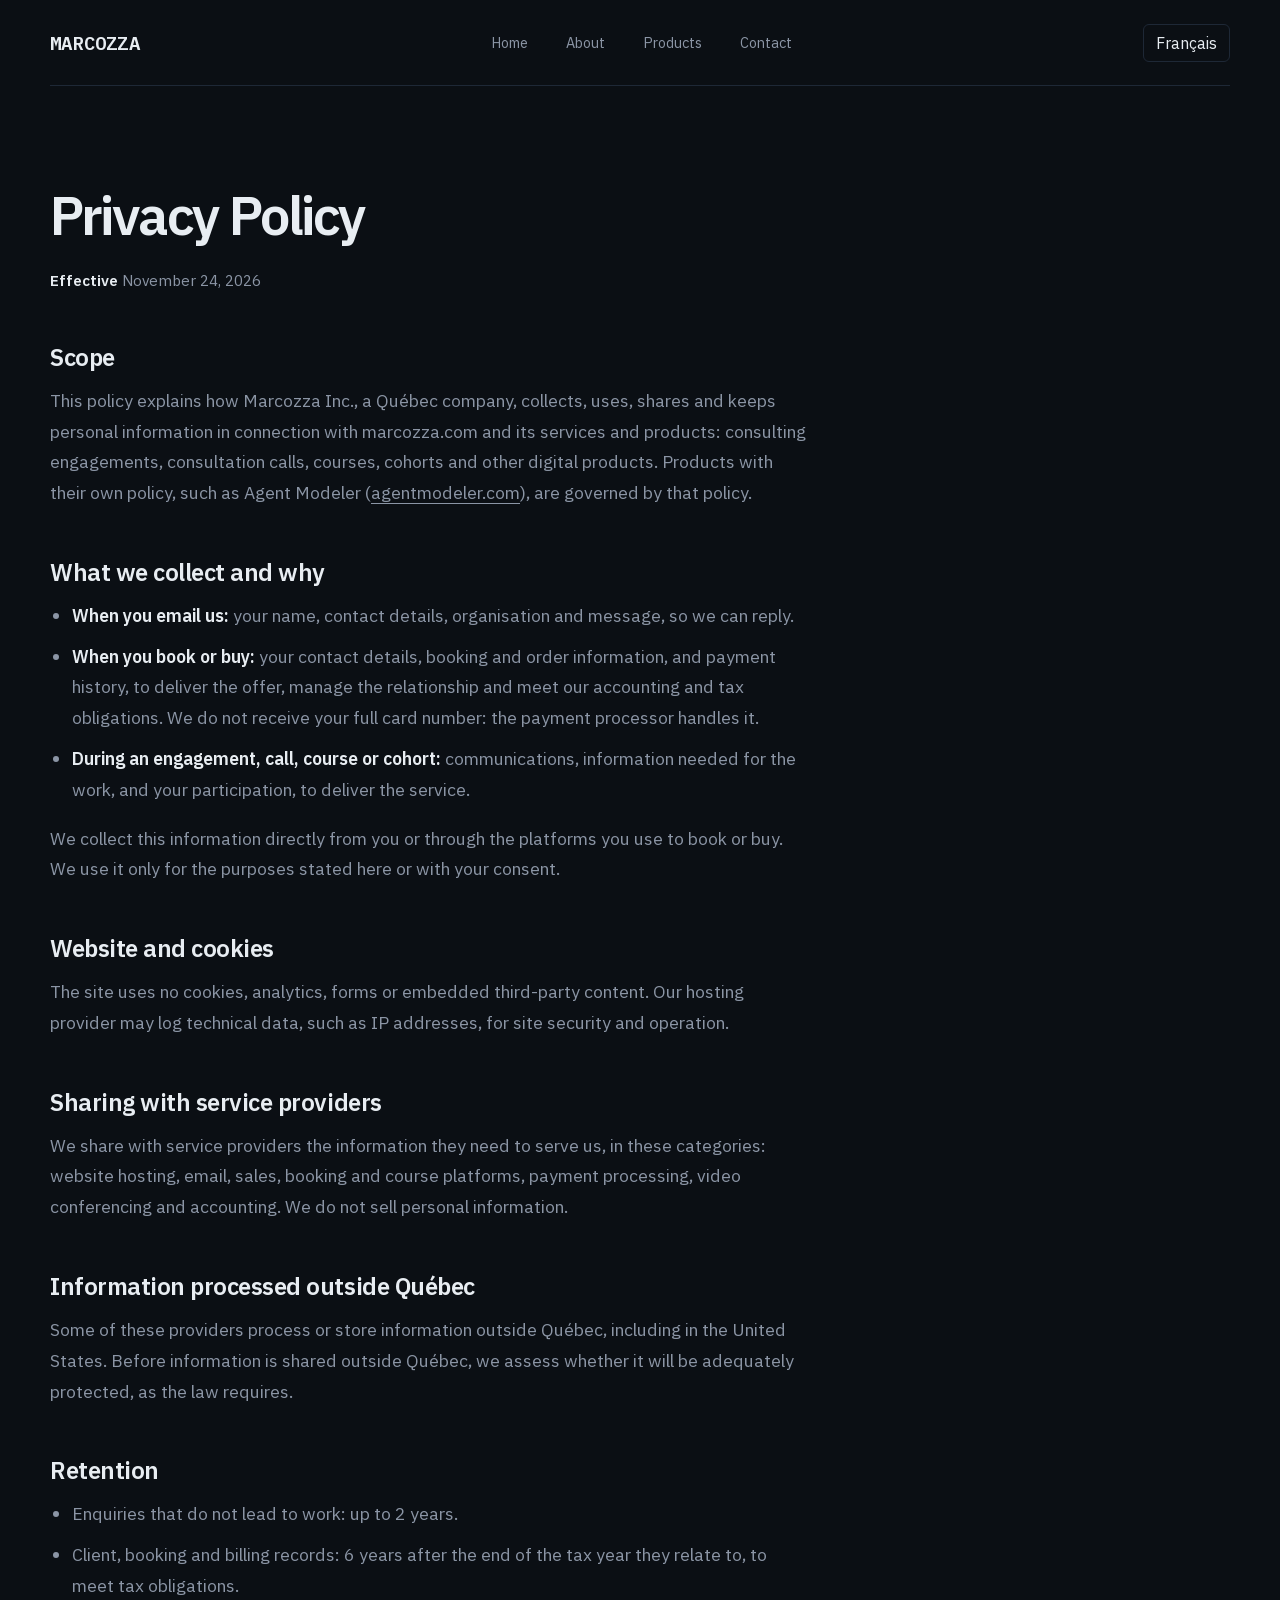
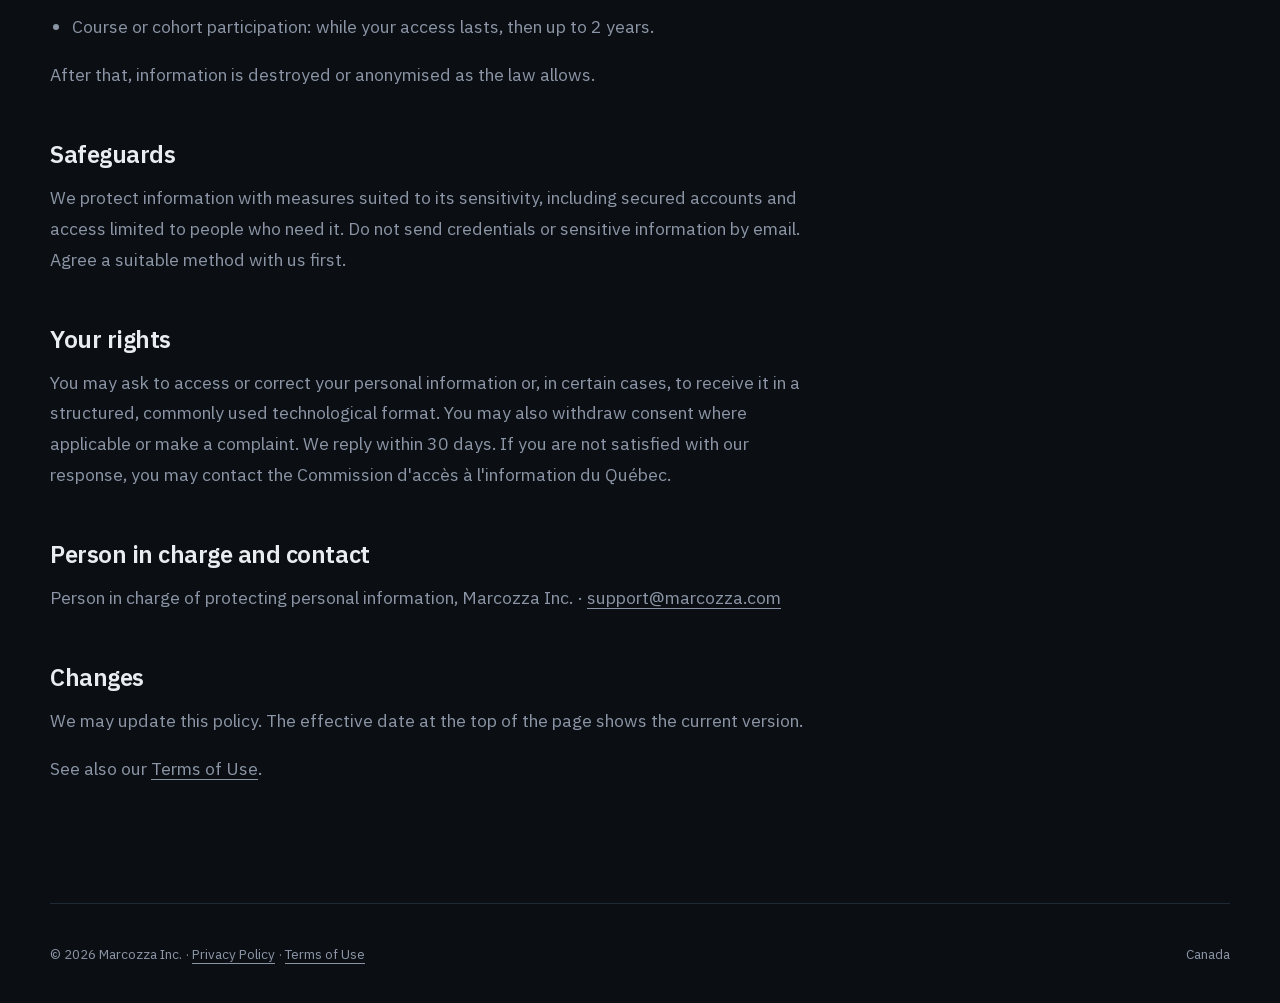
<file: privacy.html>
<!doctype html>
<html lang="en">
  <head>
    <meta charset="UTF-8" />
    <meta name="viewport" content="width=device-width, initial-scale=1" />
    <meta name="description" content="Marcozza Inc.'s privacy policy: how we handle personal information in connection with marcozza.com and our services and products." />
    <meta name="theme-color" content="#0b0f14" />
    <meta property="og:title" content="Marcozza Inc. | Privacy Policy" />
    <meta property="og:description" content="Marcozza Inc.'s privacy policy: how we handle personal information in connection with marcozza.com and our services and products." />
    <meta property="og:type" content="website" />
    <meta property="og:url" content="https://marcozza.com/privacy.html" />
    <link rel="canonical" href="https://marcozza.com/privacy.html" />
    <link rel="alternate" hreflang="fr" href="https://marcozza.com/confidentialite.html" />
    <link rel="alternate" hreflang="en" href="https://marcozza.com/privacy.html" />
    <link rel="alternate" hreflang="x-default" href="https://marcozza.com/confidentialite.html" />
    <link rel="stylesheet" href="fonts/fonts.css" />
    <link rel="stylesheet" href="styles.css?v=ec8148b370d4" />
    <title>Marcozza Inc. | Privacy Policy</title>
  </head>
  <body>
    <a class="skip-link" href="#content">Skip to content</a>
    <header class="site-header">
      <a class="wordmark" href="/" aria-label="Marcozza home">MARCOZZA</a>
      <nav class="site-nav" aria-label="Main navigation">
        <a href="en.html#home">Home</a>
        <a href="en.html#about">About</a>
        <a href="en.html#products">Products</a>
        <a href="en.html#contact">Contact</a>
      </nav>
      <a class="language-link" href="confidentialite.html" lang="fr" hreflang="fr">Français</a>
    </header>
    <main id="content">
      <article class="legal">
        <h1>Privacy Policy</h1>
        <p class="legal-effective"><strong>Effective</strong> November 24, 2026</p>

        <h2>Scope</h2>
        <p>This policy explains how Marcozza Inc., a Québec company, collects, uses, shares and keeps personal information in connection with marcozza.com and its services and products: consulting engagements, consultation calls, courses, cohorts and other digital products. Products with their own policy, such as Agent Modeler (<a href="https://agentmodeler.com/en/">agentmodeler.com</a>), are governed by that policy.</p>

        <h2>What we collect and why</h2>
        <ul>
          <li><strong>When you email us:</strong> your name, contact details, organisation and message, so we can reply.</li>
          <li><strong>When you book or buy:</strong> your contact details, booking and order information, and payment history, to deliver the offer, manage the relationship and meet our accounting and tax obligations. We do not receive your full card number: the payment processor handles it.</li>
          <li><strong>During an engagement, call, course or cohort:</strong> communications, information needed for the work, and your participation, to deliver the service.</li>
        </ul>

        <p>We collect this information directly from you or through the platforms you use to book or buy. We use it only for the purposes stated here or with your consent.</p>

        <h2>Website and cookies</h2>
        <p>The site uses no cookies, analytics, forms or embedded third-party content. Our hosting provider may log technical data, such as IP addresses, for site security and operation.</p>

        <h2>Sharing with service providers</h2>
        <p>We share with service providers the information they need to serve us, in these categories: website hosting, email, sales, booking and course platforms, payment processing, video conferencing and accounting. We do not sell personal information.</p>

        <h2>Information processed outside Québec</h2>
        <p>Some of these providers process or store information outside Québec, including in the United States. Before information is shared outside Québec, we assess whether it will be adequately protected, as the law requires.</p>

        <h2>Retention</h2>
        <ul>
          <li>Enquiries that do not lead to work: up to 2 years.</li>
          <li>Client, booking and billing records: 6 years after the end of the tax year they relate to, to meet tax obligations.</li>
          <li>Course or cohort participation: while your access lasts, then up to 2 years.</li>
        </ul>

        <p>After that, information is destroyed or anonymised as the law allows.</p>

        <h2>Safeguards</h2>
        <p>We protect information with measures suited to its sensitivity, including secured accounts and access limited to people who need it. Do not send credentials or sensitive information by email. Agree a suitable method with us first.</p>

        <h2>Your rights</h2>
        <p>You may ask to access or correct your personal information or, in certain cases, to receive it in a structured, commonly used technological format. You may also withdraw consent where applicable or make a complaint. We reply within 30 days. If you are not satisfied with our response, you may contact the Commission d'accès à l'information du Québec.</p>

        <h2>Person in charge and contact</h2>
        <p>Person in charge of protecting personal information, Marcozza Inc. · <a href="mailto:support@marcozza.com">support@marcozza.com</a></p>

        <h2>Changes</h2>
        <p>We may update this policy. The effective date at the top of the page shows the current version.</p>

        <p>See also our <a href="terms.html">Terms of Use</a>.</p>
      </article>
    </main>
    <footer>
      <span>© <span id="year">2026</span> Marcozza Inc. · <a href="privacy.html" aria-current="page">Privacy Policy</a> · <a href="terms.html">Terms of Use</a></span>
      <span>Canada</span>
    </footer>
    <script src="site.js"></script>
  </body>
</html>
</file>
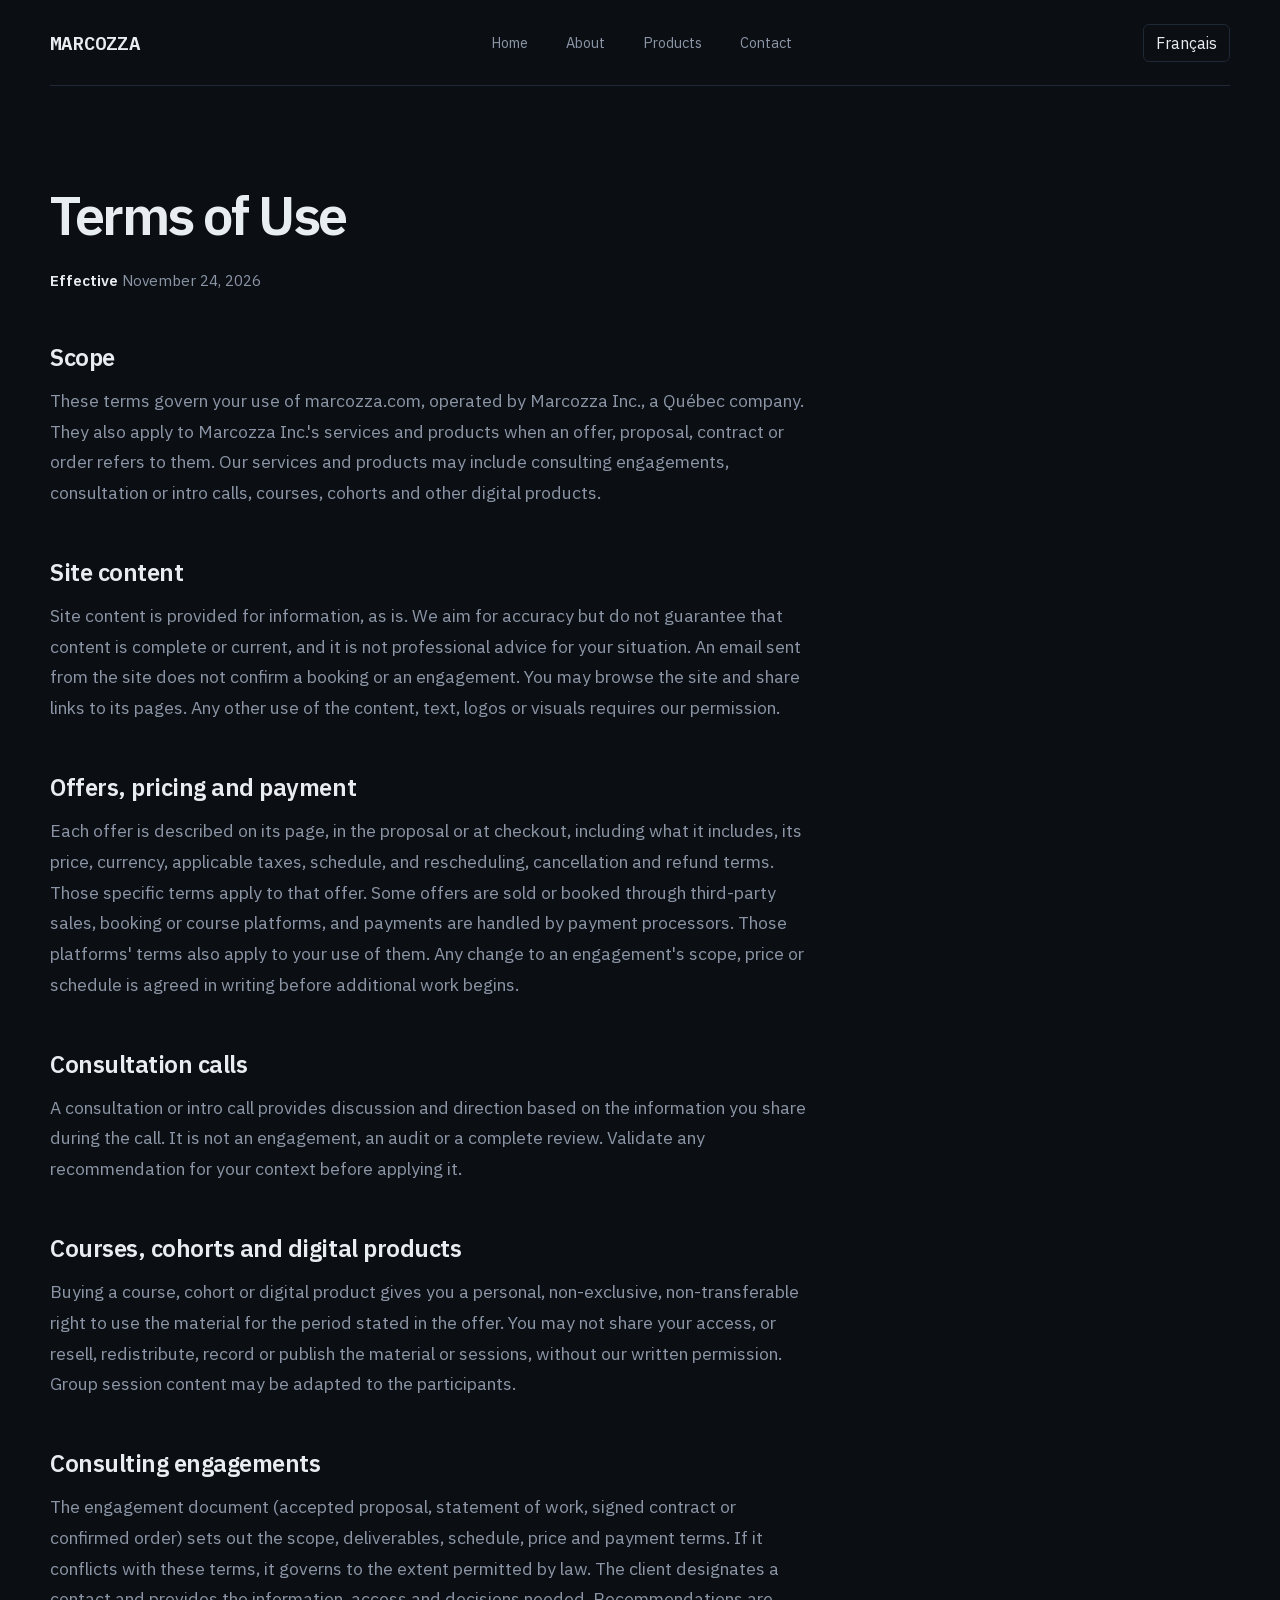
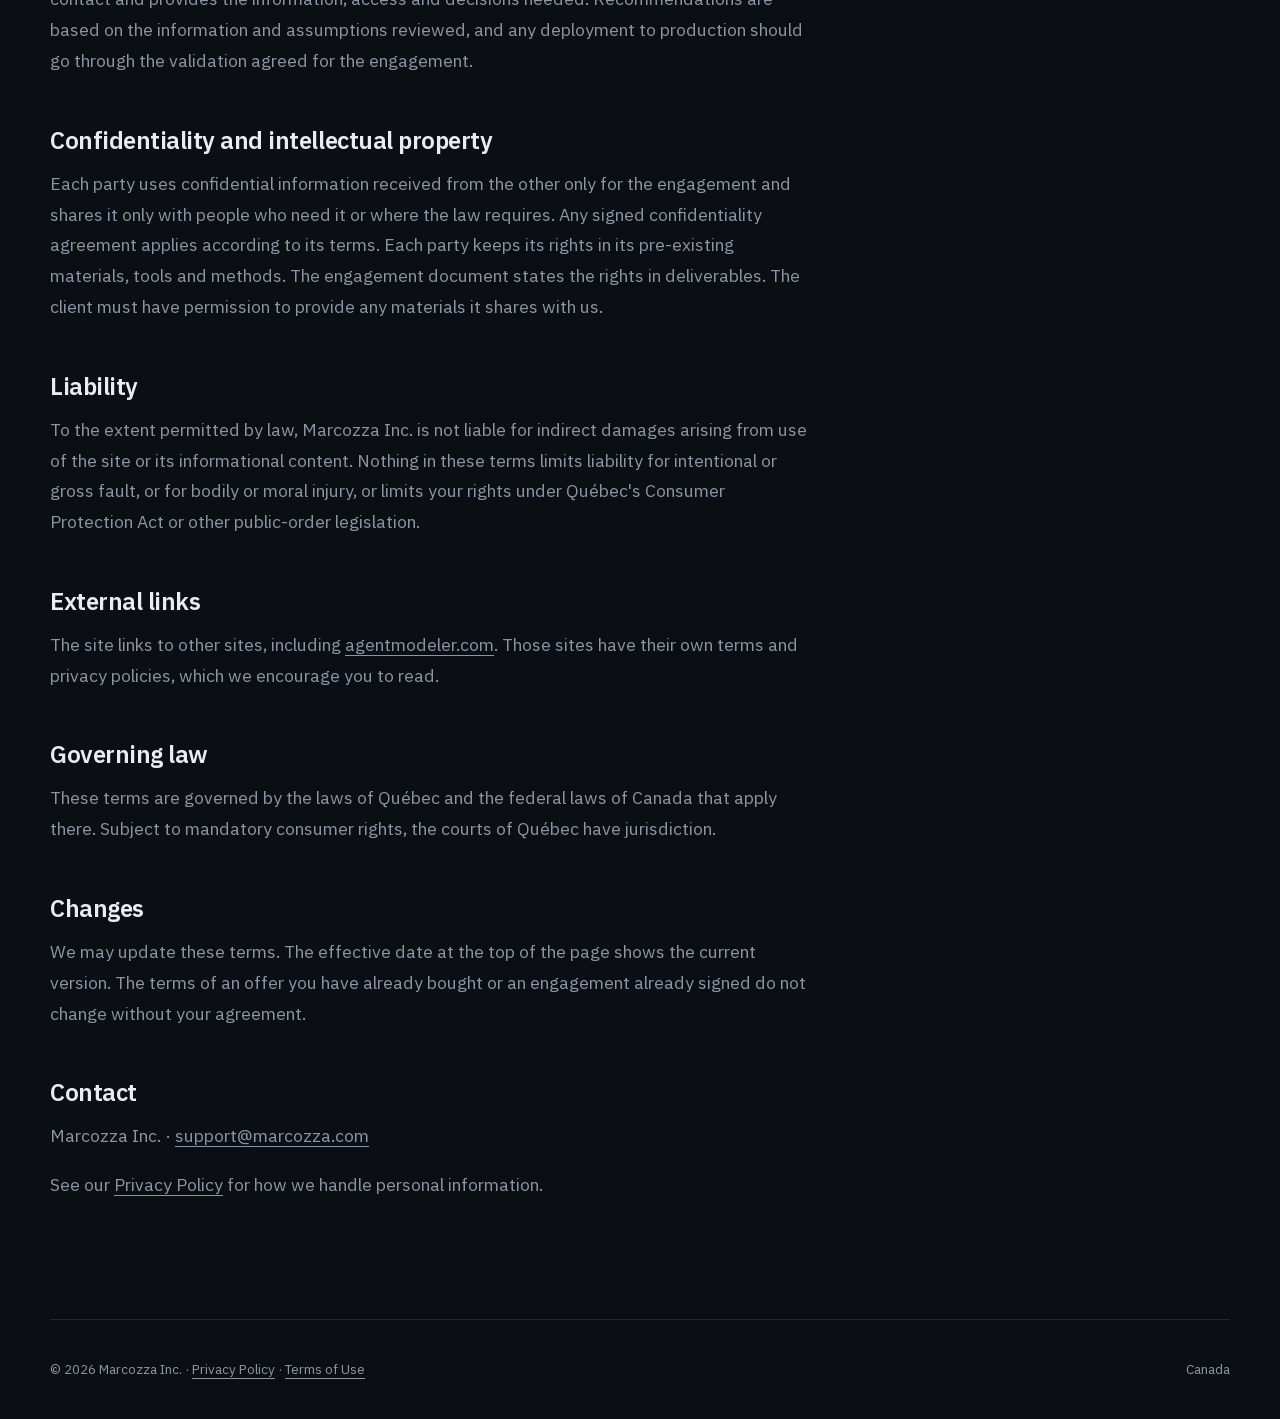
<file: terms.html>
<!doctype html>
<html lang="en">
  <head>
    <meta charset="UTF-8" />
    <meta name="viewport" content="width=device-width, initial-scale=1" />
    <meta name="description" content="Terms of use for the marcozza.com site and for Marcozza Inc.'s services and products." />
    <meta name="theme-color" content="#0b0f14" />
    <meta property="og:title" content="Marcozza Inc. | Terms of Use" />
    <meta property="og:description" content="Terms of use for the marcozza.com site and for Marcozza Inc.'s services and products." />
    <meta property="og:type" content="website" />
    <meta property="og:url" content="https://marcozza.com/terms.html" />
    <link rel="canonical" href="https://marcozza.com/terms.html" />
    <link rel="alternate" hreflang="fr" href="https://marcozza.com/conditions.html" />
    <link rel="alternate" hreflang="en" href="https://marcozza.com/terms.html" />
    <link rel="alternate" hreflang="x-default" href="https://marcozza.com/conditions.html" />
    <link rel="stylesheet" href="fonts/fonts.css" />
    <link rel="stylesheet" href="styles.css?v=ec8148b370d4" />
    <title>Marcozza Inc. | Terms of Use</title>
  </head>
  <body>
    <a class="skip-link" href="#content">Skip to content</a>
    <header class="site-header">
      <a class="wordmark" href="/" aria-label="Marcozza home">MARCOZZA</a>
      <nav class="site-nav" aria-label="Main navigation">
        <a href="en.html#home">Home</a>
        <a href="en.html#about">About</a>
        <a href="en.html#products">Products</a>
        <a href="en.html#contact">Contact</a>
      </nav>
      <a class="language-link" href="conditions.html" lang="fr" hreflang="fr">Français</a>
    </header>
    <main id="content">
      <article class="legal">
        <h1>Terms of Use</h1>
        <p class="legal-effective"><strong>Effective</strong> November 24, 2026</p>

        <h2>Scope</h2>
        <p>These terms govern your use of marcozza.com, operated by Marcozza Inc., a Québec company. They also apply to Marcozza Inc.'s services and products when an offer, proposal, contract or order refers to them. Our services and products may include consulting engagements, consultation or intro calls, courses, cohorts and other digital products.</p>

        <h2>Site content</h2>
        <p>Site content is provided for information, as is. We aim for accuracy but do not guarantee that content is complete or current, and it is not professional advice for your situation. An email sent from the site does not confirm a booking or an engagement. You may browse the site and share links to its pages. Any other use of the content, text, logos or visuals requires our permission.</p>

        <h2>Offers, pricing and payment</h2>
        <p>Each offer is described on its page, in the proposal or at checkout, including what it includes, its price, currency, applicable taxes, schedule, and rescheduling, cancellation and refund terms. Those specific terms apply to that offer. Some offers are sold or booked through third-party sales, booking or course platforms, and payments are handled by payment processors. Those platforms' terms also apply to your use of them. Any change to an engagement's scope, price or schedule is agreed in writing before additional work begins.</p>

        <h2>Consultation calls</h2>
        <p>A consultation or intro call provides discussion and direction based on the information you share during the call. It is not an engagement, an audit or a complete review. Validate any recommendation for your context before applying it.</p>

        <h2>Courses, cohorts and digital products</h2>
        <p>Buying a course, cohort or digital product gives you a personal, non-exclusive, non-transferable right to use the material for the period stated in the offer. You may not share your access, or resell, redistribute, record or publish the material or sessions, without our written permission. Group session content may be adapted to the participants.</p>

        <h2>Consulting engagements</h2>
        <p>The engagement document (accepted proposal, statement of work, signed contract or confirmed order) sets out the scope, deliverables, schedule, price and payment terms. If it conflicts with these terms, it governs to the extent permitted by law. The client designates a contact and provides the information, access and decisions needed. Recommendations are based on the information and assumptions reviewed, and any deployment to production should go through the validation agreed for the engagement.</p>

        <h2>Confidentiality and intellectual property</h2>
        <p>Each party uses confidential information received from the other only for the engagement and shares it only with people who need it or where the law requires. Any signed confidentiality agreement applies according to its terms. Each party keeps its rights in its pre-existing materials, tools and methods. The engagement document states the rights in deliverables. The client must have permission to provide any materials it shares with us.</p>

        <h2>Liability</h2>
        <p>To the extent permitted by law, Marcozza Inc. is not liable for indirect damages arising from use of the site or its informational content. Nothing in these terms limits liability for intentional or gross fault, or for bodily or moral injury, or limits your rights under Québec's Consumer Protection Act or other public-order legislation.</p>

        <h2>External links</h2>
        <p>The site links to other sites, including <a href="https://agentmodeler.com/en/">agentmodeler.com</a>. Those sites have their own terms and privacy policies, which we encourage you to read.</p>

        <h2>Governing law</h2>
        <p>These terms are governed by the laws of Québec and the federal laws of Canada that apply there. Subject to mandatory consumer rights, the courts of Québec have jurisdiction.</p>

        <h2>Changes</h2>
        <p>We may update these terms. The effective date at the top of the page shows the current version. The terms of an offer you have already bought or an engagement already signed do not change without your agreement.</p>

        <h2>Contact</h2>
        <p>Marcozza Inc. · <a href="mailto:support@marcozza.com">support@marcozza.com</a></p>

        <p>See our <a href="privacy.html">Privacy Policy</a> for how we handle personal information.</p>
      </article>
    </main>
    <footer>
      <span>© <span id="year">2026</span> Marcozza Inc. · <a href="privacy.html">Privacy Policy</a> · <a href="terms.html" aria-current="page">Terms of Use</a></span>
      <span>Canada</span>
    </footer>
    <script src="site.js"></script>
  </body>
</html>
</file>
<file: fonts/fonts.css>
/* IBM Plex fonts, self-hosted under the accompanying SIL Open Font License. */

@font-face {
  font-family: 'IBM Plex Mono';
  font-style: normal;
  font-weight: 400;
  font-display: swap;
  src: url(/fonts/ibmplexmono-7963a16e.woff2) format('woff2');
  unicode-range: U+0100-02BA, U+02BD-02C5, U+02C7-02CC, U+02CE-02D7, U+02DD-02FF, U+0304, U+0308, U+0329, U+1D00-1DBF, U+1E00-1E9F, U+1EF2-1EFF, U+2020, U+20A0-20AB, U+20AD-20C0, U+2113, U+2C60-2C7F, U+A720-A7FF;
}

@font-face {
  font-family: 'IBM Plex Mono';
  font-style: normal;
  font-weight: 400;
  font-display: swap;
  src: url(/fonts/ibmplexmono-bc87d8e0.woff2) format('woff2');
  unicode-range: U+0000-00FF, U+0131, U+0152-0153, U+02BB-02BC, U+02C6, U+02DA, U+02DC, U+0304, U+0308, U+0329, U+2000-206F, U+20AC, U+2122, U+2191, U+2193, U+2212, U+2215, U+FEFF, U+FFFD;
}

@font-face {
  font-family: 'IBM Plex Mono';
  font-style: normal;
  font-weight: 500;
  font-display: swap;
  src: url(/fonts/ibmplexmono-25040cb4.woff2) format('woff2');
  unicode-range: U+0100-02BA, U+02BD-02C5, U+02C7-02CC, U+02CE-02D7, U+02DD-02FF, U+0304, U+0308, U+0329, U+1D00-1DBF, U+1E00-1E9F, U+1EF2-1EFF, U+2020, U+20A0-20AB, U+20AD-20C0, U+2113, U+2C60-2C7F, U+A720-A7FF;
}

@font-face {
  font-family: 'IBM Plex Mono';
  font-style: normal;
  font-weight: 500;
  font-display: swap;
  src: url(/fonts/ibmplexmono-a80b2cab.woff2) format('woff2');
  unicode-range: U+0000-00FF, U+0131, U+0152-0153, U+02BB-02BC, U+02C6, U+02DA, U+02DC, U+0304, U+0308, U+0329, U+2000-206F, U+20AC, U+2122, U+2191, U+2193, U+2212, U+2215, U+FEFF, U+FFFD;
}

@font-face {
  font-family: 'IBM Plex Mono';
  font-style: normal;
  font-weight: 600;
  font-display: swap;
  src: url(/fonts/ibmplexmono-6a11d674.woff2) format('woff2');
  unicode-range: U+0100-02BA, U+02BD-02C5, U+02C7-02CC, U+02CE-02D7, U+02DD-02FF, U+0304, U+0308, U+0329, U+1D00-1DBF, U+1E00-1E9F, U+1EF2-1EFF, U+2020, U+20A0-20AB, U+20AD-20C0, U+2113, U+2C60-2C7F, U+A720-A7FF;
}

@font-face {
  font-family: 'IBM Plex Mono';
  font-style: normal;
  font-weight: 600;
  font-display: swap;
  src: url(/fonts/ibmplexmono-2137a53a.woff2) format('woff2');
  unicode-range: U+0000-00FF, U+0131, U+0152-0153, U+02BB-02BC, U+02C6, U+02DA, U+02DC, U+0304, U+0308, U+0329, U+2000-206F, U+20AC, U+2122, U+2191, U+2193, U+2212, U+2215, U+FEFF, U+FFFD;
}

@font-face {
  font-family: 'IBM Plex Sans';
  font-style: normal;
  font-weight: 400;
  font-stretch: 100%;
  font-display: swap;
  src: url(/fonts/ibmplexsans-effb1ea2.woff2) format('woff2');
  unicode-range: U+0100-02BA, U+02BD-02C5, U+02C7-02CC, U+02CE-02D7, U+02DD-02FF, U+0304, U+0308, U+0329, U+1D00-1DBF, U+1E00-1E9F, U+1EF2-1EFF, U+2020, U+20A0-20AB, U+20AD-20C0, U+2113, U+2C60-2C7F, U+A720-A7FF;
}

@font-face {
  font-family: 'IBM Plex Sans';
  font-style: normal;
  font-weight: 400;
  font-stretch: 100%;
  font-display: swap;
  src: url(/fonts/ibmplexsans-f6667783.woff2) format('woff2');
  unicode-range: U+0000-00FF, U+0131, U+0152-0153, U+02BB-02BC, U+02C6, U+02DA, U+02DC, U+0304, U+0308, U+0329, U+2000-206F, U+20AC, U+2122, U+2191, U+2193, U+2212, U+2215, U+FEFF, U+FFFD;
}

@font-face {
  font-family: 'IBM Plex Sans';
  font-style: normal;
  font-weight: 500;
  font-stretch: 100%;
  font-display: swap;
  src: url(/fonts/ibmplexsans-effb1ea2.woff2) format('woff2');
  unicode-range: U+0100-02BA, U+02BD-02C5, U+02C7-02CC, U+02CE-02D7, U+02DD-02FF, U+0304, U+0308, U+0329, U+1D00-1DBF, U+1E00-1E9F, U+1EF2-1EFF, U+2020, U+20A0-20AB, U+20AD-20C0, U+2113, U+2C60-2C7F, U+A720-A7FF;
}

@font-face {
  font-family: 'IBM Plex Sans';
  font-style: normal;
  font-weight: 500;
  font-stretch: 100%;
  font-display: swap;
  src: url(/fonts/ibmplexsans-f6667783.woff2) format('woff2');
  unicode-range: U+0000-00FF, U+0131, U+0152-0153, U+02BB-02BC, U+02C6, U+02DA, U+02DC, U+0304, U+0308, U+0329, U+2000-206F, U+20AC, U+2122, U+2191, U+2193, U+2212, U+2215, U+FEFF, U+FFFD;
}

@font-face {
  font-family: 'IBM Plex Sans';
  font-style: normal;
  font-weight: 600;
  font-stretch: 100%;
  font-display: swap;
  src: url(/fonts/ibmplexsans-effb1ea2.woff2) format('woff2');
  unicode-range: U+0100-02BA, U+02BD-02C5, U+02C7-02CC, U+02CE-02D7, U+02DD-02FF, U+0304, U+0308, U+0329, U+1D00-1DBF, U+1E00-1E9F, U+1EF2-1EFF, U+2020, U+20A0-20AB, U+20AD-20C0, U+2113, U+2C60-2C7F, U+A720-A7FF;
}

@font-face {
  font-family: 'IBM Plex Sans';
  font-style: normal;
  font-weight: 600;
  font-stretch: 100%;
  font-display: swap;
  src: url(/fonts/ibmplexsans-f6667783.woff2) format('woff2');
  unicode-range: U+0000-00FF, U+0131, U+0152-0153, U+02BB-02BC, U+02C6, U+02DA, U+02DC, U+0304, U+0308, U+0329, U+2000-206F, U+20AC, U+2122, U+2191, U+2193, U+2212, U+2215, U+FEFF, U+FFFD;
}
</file>
<file: styles.css>
:root {
  color-scheme: dark;
  --ink: #e8edf2;
  --muted: #8b95a5;
  --paper: #0b0f14;
  --surface: #141a22;
  --accent: #00d4c8;
  --accent-ink: #061412;
  --accent-soft: #00d4c812;
  --line: #1e2836;
  font-family: "IBM Plex Sans", ui-sans-serif, system-ui, -apple-system, BlinkMacSystemFont, "Segoe UI", sans-serif;
  font-synthesis: none;
}

* { box-sizing: border-box; }
html { scroll-behavior: smooth; }
body { margin: 0; color: var(--ink); background: var(--paper); }
a { color: inherit; }
:focus-visible { outline: 2px solid var(--accent); outline-offset: 5px; }
::selection { color: var(--accent-ink); background: var(--accent); }

.skip-link {
  position: fixed;
  z-index: 10;
  top: 8px;
  left: 8px;
  padding: 10px 14px;
  background: var(--accent); color: var(--accent-ink);
  transform: translateY(-150%);
}
.skip-link:focus { transform: translateY(0); }

.site-header {
  width: min(1180px, calc(100% - 48px));
  min-height: 86px;
  margin: auto;
  display: grid;
  grid-template-columns: auto 1fr auto;
  align-items: center;
  border-bottom: 1px solid var(--line);
}
.wordmark { font-family: "IBM Plex Mono", monospace; font-weight: 600; font-size: 1.2rem; letter-spacing: -0.04em; text-decoration: none; }
.site-nav {
  display: flex;
  justify-content: center;
  gap: clamp(18px, 3vw, 38px);
}
.site-nav a {
  color: var(--muted);
  font-size: 0.9rem;
  text-decoration: none;
}
.site-nav a:hover, .site-nav a:focus-visible { color: var(--ink); text-decoration: underline; text-underline-offset: 6px; }
.language-link {
  justify-self: end;
  padding: 8px 12px;
  color: var(--ink);
  border: 1px solid var(--line);
  border-radius: 6px;
  text-decoration: none;
}
.language-link:hover, .language-link:focus-visible { background: var(--accent-soft); }

main, footer { width: min(1180px, calc(100% - 48px)); margin: auto; }
.hero {
  min-height: 590px;
  display: grid;
  align-content: center;
  grid-template-columns: minmax(0, 1fr);
}
.eyebrow {
  margin: 0 0 20px;
  color: var(--accent);
  font-family: "IBM Plex Mono", monospace;
  font-size: 0.76rem;
  font-weight: 700;
  letter-spacing: 0.16em;
  text-transform: uppercase;
}
h1 {
  max-width: 850px;
  margin: 0;
  color: var(--ink);
  font-family: inherit;
  font-size: clamp(3.1rem, 7vw, 6.8rem);
  font-weight: 600;
  letter-spacing: -0.045em;
  line-height: 0.94;
}
.hero-copy {
  max-width: 780px;
  margin: 34px 0 0;
  color: var(--muted);
  font-size: clamp(1.1rem, 2vw, 1.35rem);
  line-height: 1.65;
}
.products, .profile, .contact {
  padding: 110px 0;
  border-top: 1px solid var(--line);
}
.products, .profile, .contact { display: grid; grid-template-columns: minmax(0, 1fr); }
h2 { margin: 0 0 28px; color: var(--ink); font: 600 clamp(2.3rem, 5vw, 4rem)/1.05 "IBM Plex Sans", sans-serif; letter-spacing: -0.035em; }
.product-card { max-width: 880px; }
.product-promise { max-width: 760px; margin: 0 0 24px; font-size: clamp(1.5rem, 3vw, 2.25rem); font-weight: 500; line-height: 1.25; letter-spacing: -0.025em; text-wrap: balance; }
.product-card > p:not(.eyebrow) { max-width: 760px; margin: 0 0 30px; color: var(--muted); font-size: 1.2rem; line-height: 1.75; }
.product-link {
  display: inline-flex;
  align-items: center;
  gap: 10px;
  padding: 13px 18px;
  color: var(--accent-ink);
  background: var(--accent);
  border: 1px solid var(--accent);
  border-radius: 6px;
  font-weight: 600;
  text-decoration: none;
}
.product-link:hover, .product-link:focus-visible { color: var(--accent); background: var(--accent-soft); }
.profile-copy { max-width: 820px; }
.profile-copy p { margin: 0 0 24px; color: var(--muted); font-size: 1.2rem; line-height: 1.75; }
.philosophy { margin: 0 0 34px; padding: 0 0 0 28px; border-left: 3px solid var(--accent); }
.philosophy p { margin: 0; color: var(--ink); font: 500 clamp(1.8rem, 4vw, 3.2rem)/1.18 "IBM Plex Sans", sans-serif; letter-spacing: -0.025em; }
.contact { min-height: 430px; align-items: start; }
.email { display: inline-block; color: var(--accent); font-size: clamp(1.15rem, 3vw, 1.8rem); text-underline-offset: 6px; }
footer { min-height: 100px; display: flex; justify-content: space-between; align-items: center; color: var(--muted); border-top: 1px solid var(--line); font-size: 0.85rem; }
footer a { text-underline-offset: 4px; }
footer a:hover, footer a:focus-visible { color: var(--ink); }
.legal { max-width: 760px; padding: 100px 0; }
.legal h1 { font-size: clamp(2.2rem, 5vw, 3.4rem); line-height: 1.05; }
.legal h2 { margin: 48px 0 14px; font-size: 1.5rem; line-height: 1.25; letter-spacing: -0.02em; }
.legal p, .legal li { color: var(--muted); font-size: 1.1rem; line-height: 1.75; }
.legal p { margin: 0 0 18px; }
.legal p.legal-effective { margin: 24px 0 0; font-size: 0.95rem; }
.legal ul { margin: 0 0 18px; padding-left: 1.4em; }
.legal li { margin: 0 0 10px; }
.legal strong { color: var(--ink); font-weight: 600; }
.legal a { text-underline-offset: 4px; }
.legal a:hover, .legal a:focus-visible { color: var(--ink); }
.sr-only { position: absolute; width: 1px; height: 1px; padding: 0; margin: -1px; overflow: hidden; clip: rect(0, 0, 0, 0); white-space: nowrap; border: 0; }

@media (max-width: 800px) {
  .hero { min-height: auto; padding: 100px 0; }
  .site-header { padding: 18px 0; grid-template-columns: 1fr auto; row-gap: 18px; }
  .site-nav { grid-column: 1 / -1; grid-row: 2; justify-content: flex-start; overflow-x: auto; }
  .products, .profile, .contact { padding: 78px 0; grid-template-columns: 1fr; gap: 20px; }
  .legal { padding: 78px 0; }
}

@media (max-width: 480px) {
  .site-header, main, footer { width: min(100% - 30px, 1180px); }
  .site-header { min-height: 72px; }
  h1 { font-size: clamp(2.3rem, 11vw, 3.5rem); }
  .hero { padding-top: 70px; }
  footer { align-items: flex-start; flex-direction: column; justify-content: center; gap: 8px; }
}

@media (prefers-reduced-motion: reduce) {
  html { scroll-behavior: auto; }
}
</file>
